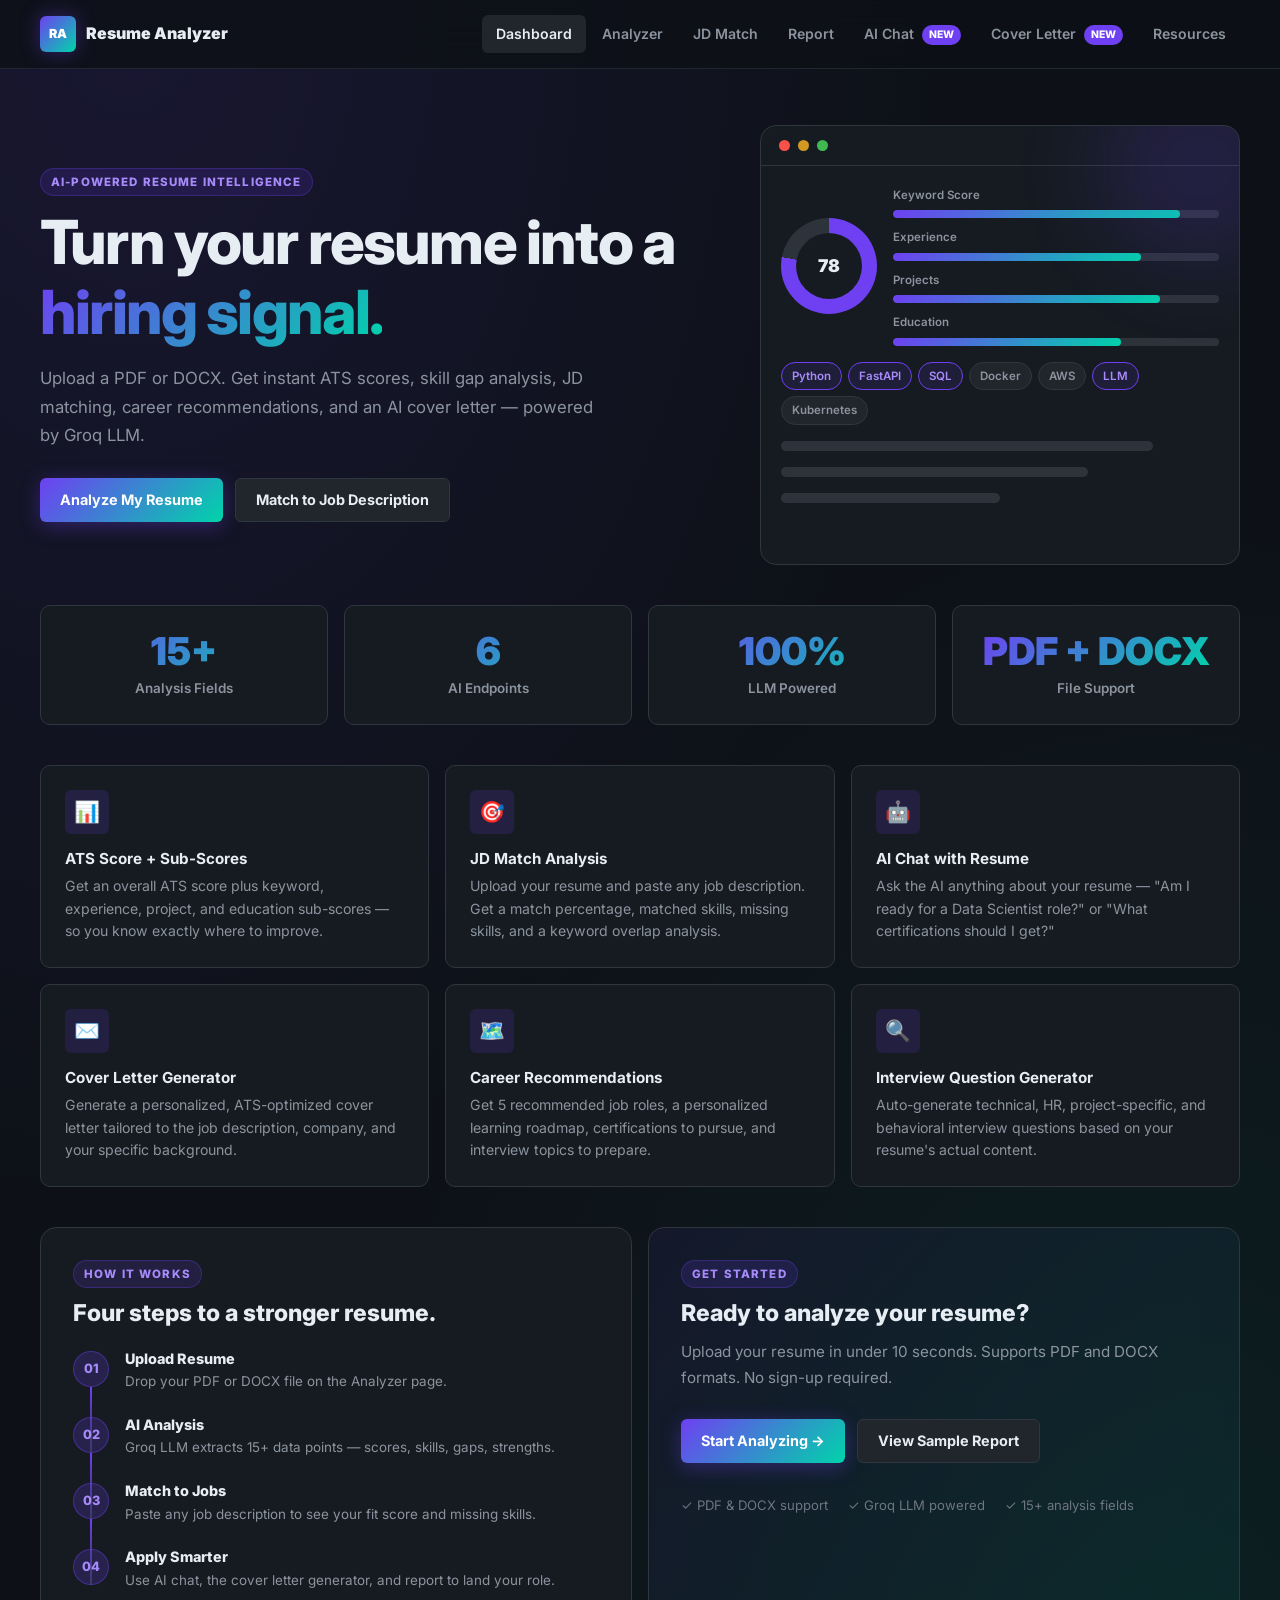
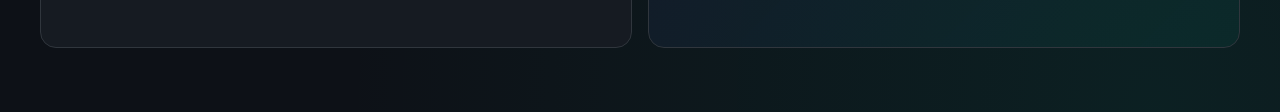
<file: templates/index.html>
<!DOCTYPE html>
<html lang="en">
<head>
  <meta charset="UTF-8" />
  <meta name="viewport" content="width=device-width, initial-scale=1.0" />
  <title>AI Resume Analyzer — ATS Scoring, Skill Gap Analysis & Career Intelligence</title>
  <meta name="description" content="Upload your resume and get instant ATS scores, skill gap analysis, career recommendations, and AI-powered improvement suggestions." />
  <link rel="stylesheet" href="/static/style.css" />
</head>
<body data-page="home">

  <header class="site-header">
    <div class="header-inner">
      <a class="brand" href="/">
        <span class="brand-mark">RA</span>
        <span>Resume Analyzer</span>
      </a>
      <nav class="nav-links" aria-label="Primary navigation">
        <a class="is-active" href="/">Dashboard</a>
        <a href="/analyzer">Analyzer</a>
        <a href="/jd-match">JD Match</a>
        <a href="/report">Report</a>
        <a href="/chat">AI Chat <span class="nav-badge">NEW</span></a>
        <a href="/cover-letter">Cover Letter <span class="nav-badge">NEW</span></a>
        <a href="/resources">Resources</a>
      </nav>
    </div>
  </header>

  <main class="app-shell">

    <!-- ── Hero ── -->
    <section class="hero fade-up">
      <div class="hero-copy">
        <span class="eyebrow">AI-Powered Resume Intelligence</span>
        <h1>Turn your resume into a<br><span class="gradient-text">hiring signal.</span></h1>
        <p class="lead">Upload a PDF or DOCX. Get instant ATS scores, skill gap analysis, JD matching, career recommendations, and an AI cover letter — powered by Groq LLM.</p>
        <div class="hero-actions">
          <a class="btn btn-primary" href="/analyzer">Analyze My Resume</a>
          <a class="btn btn-secondary" href="/jd-match">Match to Job Description</a>
        </div>
      </div>

      <aside class="hero-visual" aria-hidden="true">
        <div class="mock-topbar">
          <span class="mock-dot"></span>
          <span class="mock-dot"></span>
          <span class="mock-dot"></span>
        </div>
        <div class="mock-body">
          <div class="mock-score-row">
            <div class="mock-ring">
              <div class="mock-ring-inner">82</div>
            </div>
            <div class="mock-bars">
              <div class="mock-bar-row">
                <div class="mock-bar-label">Keyword Score</div>
                <div class="mock-bar-track"><div class="mock-bar-fill" style="width:88%"></div></div>
              </div>
              <div class="mock-bar-row">
                <div class="mock-bar-label">Experience</div>
                <div class="mock-bar-track"><div class="mock-bar-fill" style="width:76%"></div></div>
              </div>
              <div class="mock-bar-row">
                <div class="mock-bar-label">Projects</div>
                <div class="mock-bar-track"><div class="mock-bar-fill" style="width:82%"></div></div>
              </div>
              <div class="mock-bar-row">
                <div class="mock-bar-label">Education</div>
                <div class="mock-bar-track"><div class="mock-bar-fill" style="width:70%"></div></div>
              </div>
            </div>
          </div>
          <div class="mock-tags">
            <span class="mock-tag active">Python</span>
            <span class="mock-tag active">FastAPI</span>
            <span class="mock-tag active">SQL</span>
            <span class="mock-tag">Docker</span>
            <span class="mock-tag">AWS</span>
            <span class="mock-tag active">LLM</span>
            <span class="mock-tag">Kubernetes</span>
          </div>
          <div class="mock-skeleton w85"></div>
          <div class="mock-skeleton w70"></div>
          <div class="mock-skeleton w50"></div>
        </div>
      </aside>
    </section>

    <!-- ── Stats Row ── -->
    <section class="stats-row fade-up fade-up-1" aria-label="Platform statistics">
      <div class="stat-card">
        <span class="stat-number">15+</span>
        <p class="stat-label">Analysis Fields</p>
      </div>
      <div class="stat-card">
        <span class="stat-number">6</span>
        <p class="stat-label">AI Endpoints</p>
      </div>
      <div class="stat-card">
        <span class="stat-number">100%</span>
        <p class="stat-label">LLM Powered</p>
      </div>
      <div class="stat-card">
        <span class="stat-number">PDF + DOCX</span>
        <p class="stat-label">File Support</p>
      </div>
    </section>

    <!-- ── Features ── -->
    <section class="feature-grid fade-up fade-up-2" aria-label="Features">
      <article class="feature-card">
        <div class="feature-icon">📊</div>
        <h3>ATS Score + Sub-Scores</h3>
        <p>Get an overall ATS score plus keyword, experience, project, and education sub-scores — so you know exactly where to improve.</p>
      </article>
      <article class="feature-card">
        <div class="feature-icon">🎯</div>
        <h3>JD Match Analysis</h3>
        <p>Upload your resume and paste any job description. Get a match percentage, matched skills, missing skills, and a keyword overlap analysis.</p>
      </article>
      <article class="feature-card">
        <div class="feature-icon">🤖</div>
        <h3>AI Chat with Resume</h3>
        <p>Ask the AI anything about your resume — "Am I ready for a Data Scientist role?" or "What certifications should I get?"</p>
      </article>
      <article class="feature-card">
        <div class="feature-icon">✉️</div>
        <h3>Cover Letter Generator</h3>
        <p>Generate a personalized, ATS-optimized cover letter tailored to the job description, company, and your specific background.</p>
      </article>
      <article class="feature-card">
        <div class="feature-icon">🗺️</div>
        <h3>Career Recommendations</h3>
        <p>Get 5 recommended job roles, a personalized learning roadmap, certifications to pursue, and interview topics to prepare.</p>
      </article>
      <article class="feature-card">
        <div class="feature-icon">🔍</div>
        <h3>Interview Question Generator</h3>
        <p>Auto-generate technical, HR, project-specific, and behavioral interview questions based on your resume's actual content.</p>
      </article>
    </section>

    <!-- ── Workflow ── -->
    <section class="workflow-section fade-up fade-up-3">
      <div class="workflow-card">
        <span class="eyebrow">How It Works</span>
        <h2>Four steps to a stronger resume.</h2>
        <div class="timeline">
          <div class="timeline-item">
            <div class="timeline-dot">01</div>
            <div class="timeline-content">
              <h4>Upload Resume</h4>
              <p>Drop your PDF or DOCX file on the Analyzer page.</p>
            </div>
          </div>
          <div class="timeline-item">
            <div class="timeline-dot">02</div>
            <div class="timeline-content">
              <h4>AI Analysis</h4>
              <p>Groq LLM extracts 15+ data points — scores, skills, gaps, strengths.</p>
            </div>
          </div>
          <div class="timeline-item">
            <div class="timeline-dot">03</div>
            <div class="timeline-content">
              <h4>Match to Jobs</h4>
              <p>Paste any job description to see your fit score and missing skills.</p>
            </div>
          </div>
          <div class="timeline-item">
            <div class="timeline-dot">04</div>
            <div class="timeline-content">
              <h4>Apply Smarter</h4>
              <p>Use AI chat, the cover letter generator, and report to land your role.</p>
            </div>
          </div>
        </div>
      </div>

      <div class="workflow-card" style="background: linear-gradient(135deg, rgba(110,64,242,0.08), rgba(0,212,170,0.06));">
        <span class="eyebrow">Get Started</span>
        <h2>Ready to analyze your resume?</h2>
        <p style="color: var(--text-soft); font-size: 0.95rem; margin-top: 12px; line-height: 1.7;">Upload your resume in under 10 seconds. Supports PDF and DOCX formats. No sign-up required.</p>
        <div class="hero-actions" style="margin-top: 28px;">
          <a class="btn btn-primary" href="/analyzer">Start Analyzing →</a>
          <a class="btn btn-secondary" href="/report">View Sample Report</a>
        </div>
        <div style="margin-top: 32px; display: flex; gap: 20px; flex-wrap: wrap;">
          <span style="font-size: 0.82rem; color: var(--text-muted);">✓ PDF &amp; DOCX support</span>
          <span style="font-size: 0.82rem; color: var(--text-muted);">✓ Groq LLM powered</span>
          <span style="font-size: 0.82rem; color: var(--text-muted);">✓ 15+ analysis fields</span>
        </div>
      </div>
    </section>

  </main>

  <script src="/static/script.js"></script>
</body>
</html>
</file>
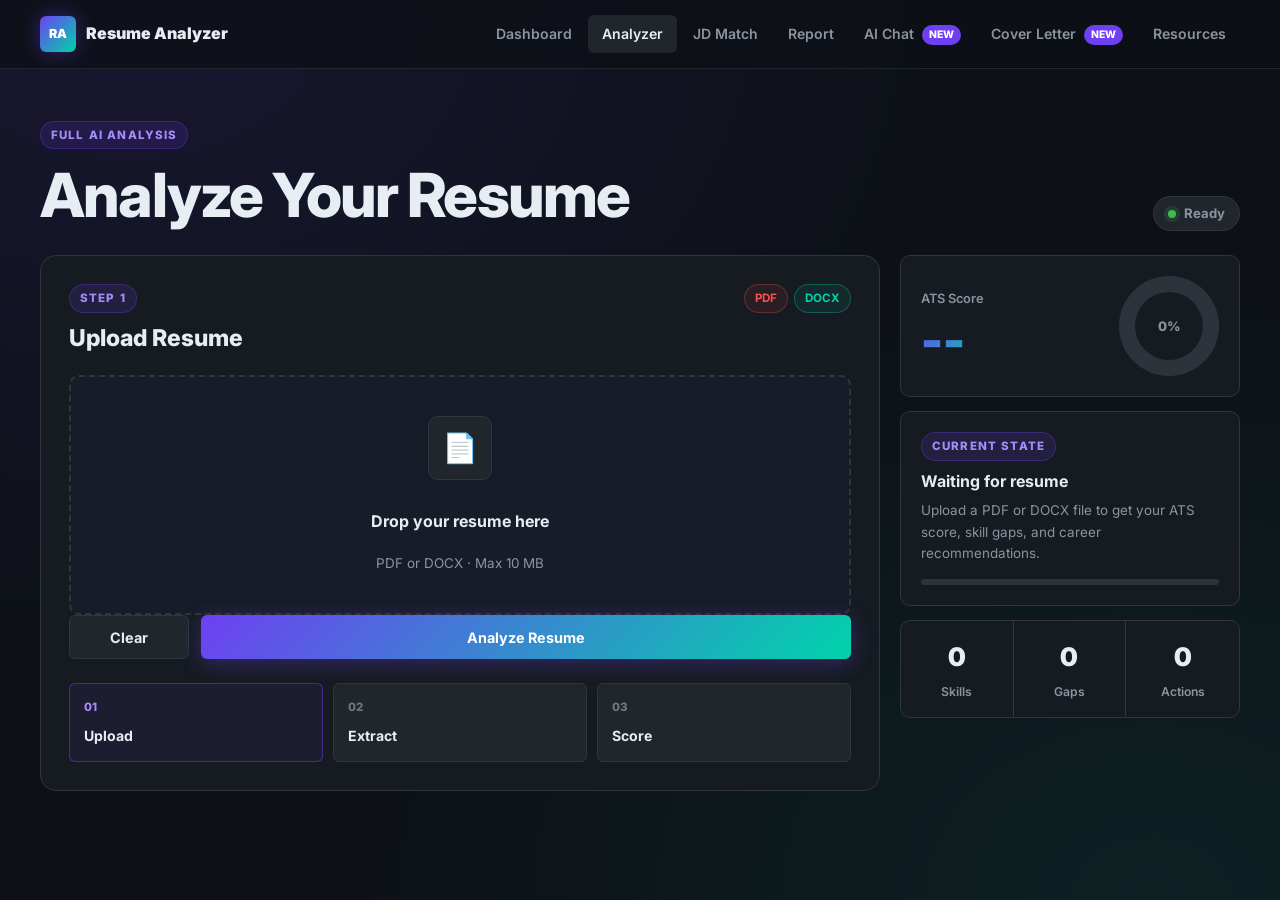
<file: templates/analyzer.html>
<!DOCTYPE html>
<html lang="en">
<head>
  <meta charset="UTF-8" />
  <meta name="viewport" content="width=device-width, initial-scale=1.0" />
  <title>Analyzer | AI Resume Analyzer</title>
  <meta name="description" content="Upload your resume and get a full AI-powered analysis including ATS score, skill gaps, and career recommendations." />
  <link rel="stylesheet" href="/static/style.css" />
</head>
<body data-page="analyzer">

  <header class="site-header">
    <div class="header-inner">
      <a class="brand" href="/">
        <span class="brand-mark">RA</span>
        <span>Resume Analyzer</span>
      </a>
      <nav class="nav-links" aria-label="Primary navigation">
        <a href="/">Dashboard</a>
        <a class="is-active" href="/analyzer">Analyzer</a>
        <a href="/jd-match">JD Match</a>
        <a href="/report">Report</a>
        <a href="/chat">AI Chat <span class="nav-badge">NEW</span></a>
        <a href="/cover-letter">Cover Letter <span class="nav-badge">NEW</span></a>
        <a href="/resources">Resources</a>
      </nav>
    </div>
  </header>

  <main class="app-shell">

    <div class="page-header">
      <div>
        <span class="eyebrow">Full AI Analysis</span>
        <h1>Analyze Your Resume</h1>
      </div>
      <div id="status-pill" class="status-pill">
        <span class="status-dot"></span>
        <span>Ready</span>
      </div>
    </div>

    <!-- ── Workspace ── -->
    <section class="workspace" aria-label="Resume analysis workspace">

      <!-- Upload Panel -->
      <section class="upload-panel" aria-labelledby="upload-heading">
        <div class="panel-title">
          <div>
            <span class="eyebrow">Step 1</span>
            <h2 id="upload-heading">Upload Resume</h2>
          </div>
          <div class="file-badge">
            <span class="badge badge-pdf">PDF</span>
            <span class="badge badge-docx">DOCX</span>
          </div>
        </div>

        <form id="upload-form" enctype="multipart/form-data">
          <label for="resume-file" class="dropzone" id="dropzone">
            <input type="file" id="resume-file" name="file" accept=".pdf,.docx,.doc" required />
            <div class="dz-icon">📄</div>
            <span class="dz-title" id="dz-title">Drop your resume here</span>
            <span class="dz-meta" id="dz-meta">PDF or DOCX · Max 10 MB</span>
          </label>

          <div class="upload-actions">
            <button id="clearBtn" class="btn btn-secondary" type="button">Clear</button>
            <button id="analyzeBtn" class="btn btn-primary" type="submit">Analyze Resume</button>
          </div>
        </form>

        <!-- Process Steps -->
        <div class="steps" aria-label="Analysis steps">
          <div class="step active" id="step-1">
            <div class="step-num">01</div>
            <div class="step-label">Upload</div>
          </div>
          <div class="step" id="step-2">
            <div class="step-num">02</div>
            <div class="step-label">Extract</div>
          </div>
          <div class="step" id="step-3">
            <div class="step-num">03</div>
            <div class="step-label">Score</div>
          </div>
        </div>
      </section>

      <!-- Insight Panel -->
      <aside class="insight-panel" aria-label="Analysis summary">
        <div class="score-card">
          <div>
            <p class="score-label">ATS Score</p>
            <div id="score-number" class="score-number">--</div>
          </div>
          <div id="score-ring" class="score-ring">
            <div id="score-ring-inner" class="score-ring-inner">0%</div>
          </div>
        </div>

        <div class="status-card">
          <p class="eyebrow" style="margin-bottom:8px">Current State</p>
          <div id="status-title" class="status-title">Waiting for resume</div>
          <p id="status-msg" class="status-msg">Upload a PDF or DOCX file to get your ATS score, skill gaps, and career recommendations.</p>
          <div class="progress-track" aria-hidden="true">
            <div id="progress-bar" class="progress-bar"></div>
          </div>
        </div>

        <div class="quick-stats" aria-label="Result totals">
          <div class="quick-stat">
            <span class="qs-num" id="skills-count">0</span>
            <p class="qs-label">Skills</p>
          </div>
          <div class="quick-stat">
            <span class="qs-num" id="gaps-count">0</span>
            <p class="qs-label">Gaps</p>
          </div>
          <div class="quick-stat">
            <span class="qs-num" id="actions-count">0</span>
            <p class="qs-label">Actions</p>
          </div>
        </div>
      </aside>
    </section>

    <!-- ── Results Section ── -->
    <section id="result-section" class="result-section" hidden aria-labelledby="results-heading">

      <div class="result-header">
        <div>
          <span class="eyebrow">Analysis Results</span>
          <h2 id="results-heading">Resume Report</h2>
        </div>
        <div class="btn-row">
          <a class="btn btn-secondary" href="/report">Open Full Report</a>
          <button id="resetViewBtn" class="btn btn-ghost" type="button">New Analysis</button>
        </div>
      </div>

      <!-- Sub-Scores -->
      <div class="sub-scores" aria-label="Sub-score breakdown">
        <div class="sub-score-card" id="sub-keyword">
          <div class="sub-score-ring">
            <div class="sub-score-inner">0</div>
          </div>
          <div class="sub-score-label">Keyword</div>
        </div>
        <div class="sub-score-card" id="sub-experience">
          <div class="sub-score-ring">
            <div class="sub-score-inner">0</div>
          </div>
          <div class="sub-score-label">Experience</div>
        </div>
        <div class="sub-score-card" id="sub-project">
          <div class="sub-score-ring">
            <div class="sub-score-inner">0</div>
          </div>
          <div class="sub-score-label">Projects</div>
        </div>
        <div class="sub-score-card" id="sub-education">
          <div class="sub-score-ring">
            <div class="sub-score-inner">0</div>
          </div>
          <div class="sub-score-label">Education</div>
        </div>
      </div>

      <div class="results-grid" style="margin-top: 20px;">

        <!-- Skills -->
        <article class="result-card green">
          <h3>Skills Identified</h3>
          <ul id="skills-list" class="tag-list" role="list"></ul>
        </article>

        <!-- Missing Skills -->
        <article class="result-card amber">
          <h3>Missing Skills</h3>
          <ul id="missing-skills-list" class="tag-list" role="list"></ul>
        </article>

        <!-- Recommended Roles -->
        <article class="result-card indigo wide">
          <h3>Recommended Job Roles</h3>
          <ul id="roles-list" class="tag-list" role="list"></ul>
        </article>

        <!-- Missing Certifications -->
        <article class="result-card amber">
          <h3>Missing Certifications</h3>
          <ul id="missing-certs-list" class="tag-list" role="list"></ul>
        </article>

        <!-- Interview Topics -->
        <article class="result-card indigo">
          <h3>Interview Topics to Prepare</h3>
          <ul id="interview-topics-list" class="tag-list" role="list"></ul>
        </article>

        <!-- Strengths -->
        <article class="result-card green">
          <h3>Strengths</h3>
          <div id="strengths-list" role="list"></div>
        </article>

        <!-- Weaknesses -->
        <article class="result-card amber">
          <h3>Weaknesses</h3>
          <div id="weaknesses-list" role="list"></div>
        </article>

        <!-- Improvements -->
        <article class="result-card wide">
          <h3>Improvement Areas</h3>
          <div id="improvements-list" role="list"></div>
        </article>

        <!-- Project Suggestions -->
        <article class="result-card wide">
          <h3>Project Suggestions</h3>
          <div id="project-suggestions-list" role="list"></div>
        </article>

        <!-- Resume Improvements -->
        <article class="result-card wide">
          <h3>Resume Improvement Suggestions</h3>
          <div id="improvement-suggestions-list" role="list"></div>
        </article>

        <!-- Career Recommendations -->
        <article class="result-card wide">
          <h3>Career Recommendations</h3>
          <div id="career-recommendations-list" role="list"></div>
        </article>

      </div>
    </section>

  </main>

  <script src="/static/script.js"></script>
</body>
</html>
</file>
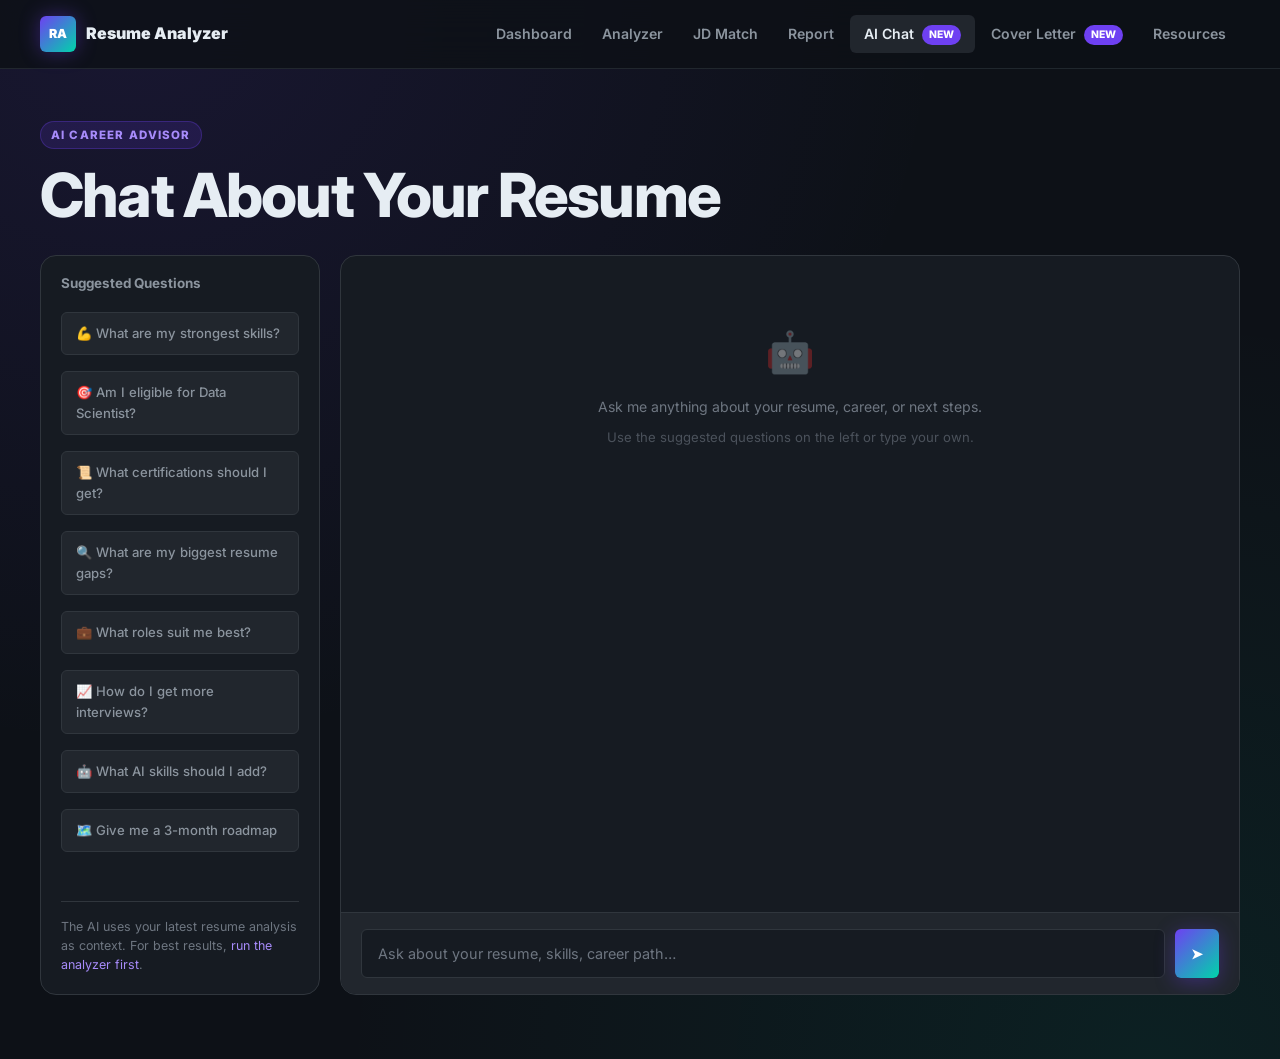
<file: templates/chat.html>
<!DOCTYPE html>
<html lang="en">
<head>
  <meta charset="UTF-8" />
  <meta name="viewport" content="width=device-width, initial-scale=1.0" />
  <title>AI Chat | AI Resume Analyzer</title>
  <meta name="description" content="Chat with AI about your resume — ask about job fit, skills, certifications, and career advice." />
  <link rel="stylesheet" href="/static/style.css" />
</head>
<body data-page="chat">

  <header class="site-header">
    <div class="header-inner">
      <a class="brand" href="/">
        <span class="brand-mark">RA</span>
        <span>Resume Analyzer</span>
      </a>
      <nav class="nav-links" aria-label="Primary navigation">
        <a href="/">Dashboard</a>
        <a href="/analyzer">Analyzer</a>
        <a href="/jd-match">JD Match</a>
        <a href="/report">Report</a>
        <a class="is-active" href="/chat">AI Chat <span class="nav-badge">NEW</span></a>
        <a href="/cover-letter">Cover Letter <span class="nav-badge">NEW</span></a>
        <a href="/resources">Resources</a>
      </nav>
    </div>
  </header>

  <main class="app-shell">

    <div class="page-header">
      <div>
        <span class="eyebrow">AI Career Advisor</span>
        <h1>Chat About Your Resume</h1>
      </div>
    </div>

    <!-- Warning if no analysis done yet -->
    <div id="upload-warn" style="display:none; padding: 14px 18px; border-radius: 8px; border: 1px solid rgba(210,153,34,0.35); background: rgba(210,153,34,0.08); color: var(--amber); font-size: 0.88rem; margin-bottom: 16px;">
      ⚠️ No resume analyzed yet. <a href="/analyzer" style="color: inherit; text-decoration: underline;">Analyze your resume first</a> for best results. The AI will use your stored analysis data.
    </div>

    <div class="chat-layout">

      <!-- Sidebar: Suggested Questions -->
      <aside class="chat-sidebar" aria-label="Suggested questions">
        <h3>Suggested Questions</h3>

        <button class="suggested-btn" data-q="What are my strongest technical skills based on my resume?">
          💪 What are my strongest skills?
        </button>
        <button class="suggested-btn" data-q="Am I eligible for a Data Scientist role based on my resume?">
          🎯 Am I eligible for Data Scientist?
        </button>
        <button class="suggested-btn" data-q="What certifications should I pursue to improve my profile?">
          📜 What certifications should I get?
        </button>
        <button class="suggested-btn" data-q="What are the biggest gaps in my resume?">
          🔍 What are my biggest resume gaps?
        </button>
        <button class="suggested-btn" data-q="What job roles am I most suited for right now?">
          💼 What roles suit me best?
        </button>
        <button class="suggested-btn" data-q="How can I improve my resume to get more interview calls?">
          📈 How do I get more interviews?
        </button>
        <button class="suggested-btn" data-q="What machine learning or AI skills should I add to my resume?">
          🤖 What AI skills should I add?
        </button>
        <button class="suggested-btn" data-q="Give me a 3-month learning roadmap based on my resume gaps.">
          🗺️ Give me a 3-month roadmap
        </button>

        <div style="margin-top: auto; padding-top: 16px; border-top: 1px solid var(--line);">
          <p style="font-size: 0.78rem; color: var(--text-muted); line-height: 1.5;">
            The AI uses your latest resume analysis as context. For best results, <a href="/analyzer" style="color: #a78bfa;">run the analyzer first</a>.
          </p>
        </div>
      </aside>

      <!-- Chat Main -->
      <div class="chat-main">
        <div id="chat-messages" class="chat-messages">
          <div class="bubble-empty">
            <div style="font-size: 2.5rem; margin-bottom: 12px; opacity: 0.4;">🤖</div>
            <p>Ask me anything about your resume, career, or next steps.</p>
            <p style="margin-top: 8px; font-size: 0.82rem; opacity: 0.6;">Use the suggested questions on the left or type your own.</p>
          </div>
        </div>

        <div class="chat-input-row">
          <input
            id="chat-input"
            class="chat-input"
            type="text"
            placeholder="Ask about your resume, skills, career path…"
            autocomplete="off"
            maxlength="500"
          />
          <button id="send-btn" class="btn btn-primary btn-icon" type="button" aria-label="Send message">
            ➤
          </button>
        </div>
      </div>

    </div>

  </main>

  <script src="/static/script.js"></script>
</body>
</html>
</file>
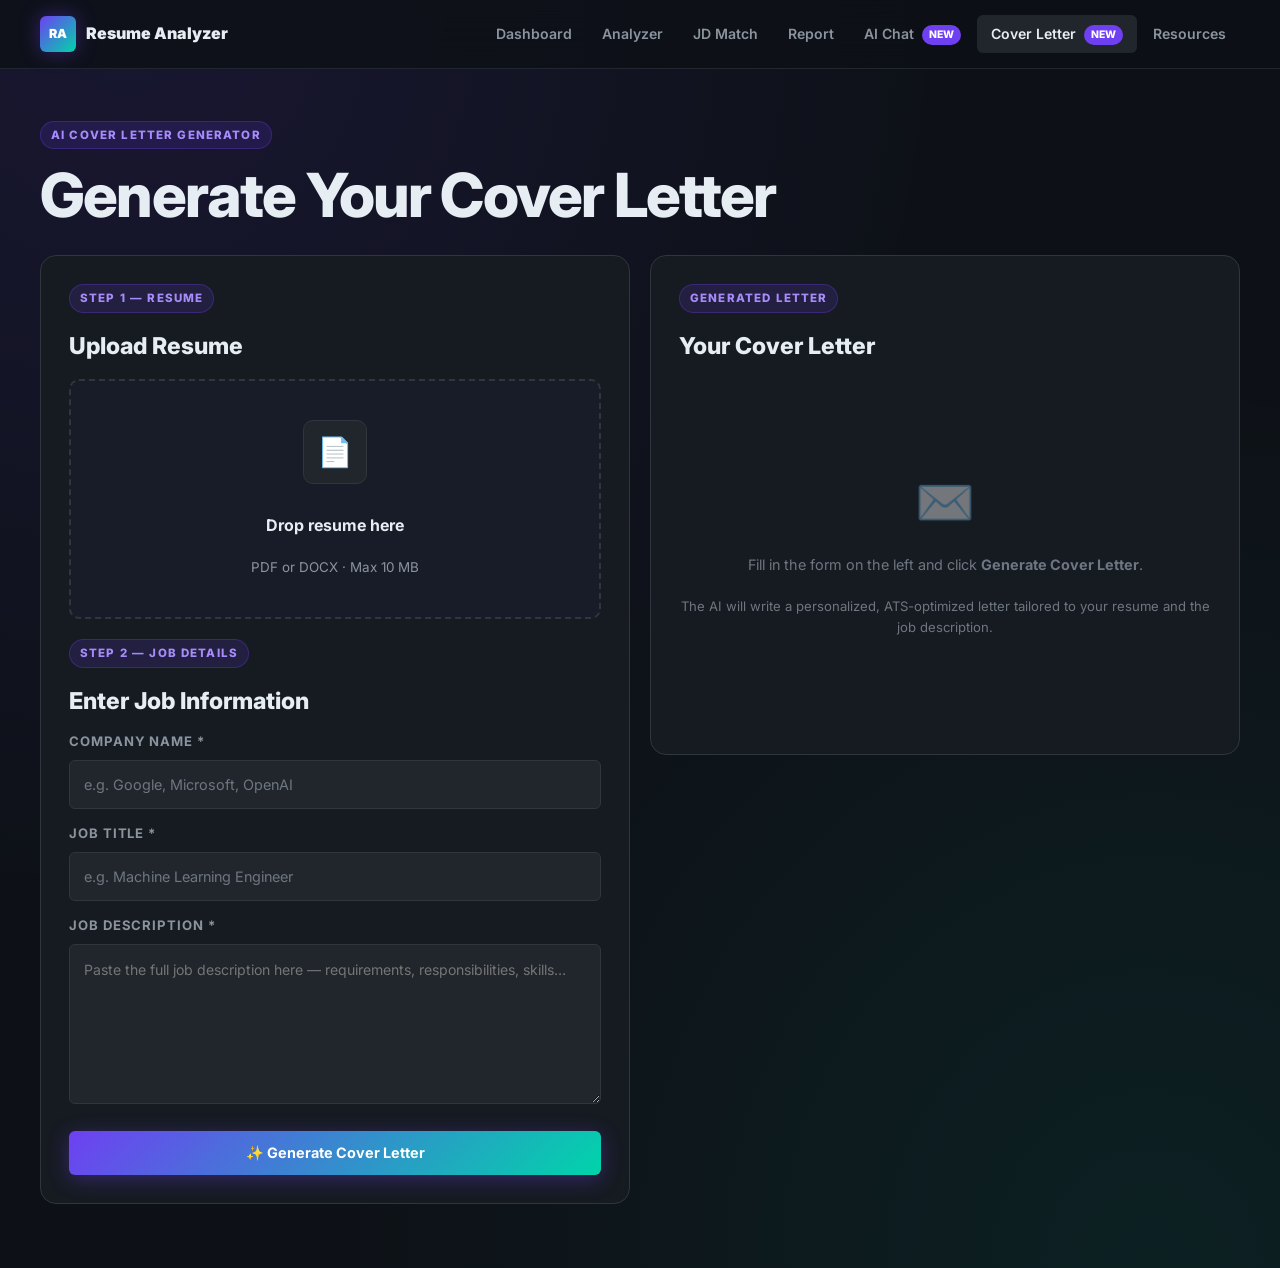
<file: templates/cover-letter.html>
<!DOCTYPE html>
<html lang="en">
<head>
  <meta charset="UTF-8" />
  <meta name="viewport" content="width=device-width, initial-scale=1.0" />
  <title>Cover Letter Generator | AI Resume Analyzer</title>
  <meta name="description" content="Generate a personalized, ATS-optimized cover letter from your resume and job description using AI." />
  <link rel="stylesheet" href="/static/style.css" />
</head>
<body data-page="cover-letter">

  <header class="site-header">
    <div class="header-inner">
      <a class="brand" href="/">
        <span class="brand-mark">RA</span>
        <span>Resume Analyzer</span>
      </a>
      <nav class="nav-links" aria-label="Primary navigation">
        <a href="/">Dashboard</a>
        <a href="/analyzer">Analyzer</a>
        <a href="/jd-match">JD Match</a>
        <a href="/report">Report</a>
        <a href="/chat">AI Chat <span class="nav-badge">NEW</span></a>
        <a class="is-active" href="/cover-letter">Cover Letter <span class="nav-badge">NEW</span></a>
        <a href="/resources">Resources</a>
      </nav>
    </div>
  </header>

  <main class="app-shell">

    <div class="page-header">
      <div>
        <span class="eyebrow">AI Cover Letter Generator</span>
        <h1>Generate Your Cover Letter</h1>
      </div>
    </div>

    <form id="cl-form" enctype="multipart/form-data">
      <div class="cl-layout">

        <!-- Left: Inputs -->
        <div class="cl-input-panel">
          <div>
            <span class="eyebrow">Step 1 — Resume</span>
            <h2 style="margin-top: 8px;">Upload Resume</h2>
          </div>

          <label for="cl-resume-file" class="dropzone" id="cl-dropzone">
            <input type="file" id="cl-resume-file" name="file" accept=".pdf,.docx,.doc" required />
            <div class="dz-icon">📄</div>
            <span class="dz-title">Drop resume here</span>
            <span class="dz-meta">PDF or DOCX · Max 10 MB</span>
          </label>

          <div>
            <span class="eyebrow">Step 2 — Job Details</span>
            <h2 style="margin: 8px 0 16px;">Enter Job Information</h2>

            <div style="display: grid; gap: 14px;">
              <div>
                <label class="field-label" for="cl-company">Company Name *</label>
                <input
                  type="text"
                  id="cl-company"
                  name="company_name"
                  class="text-input"
                  placeholder="e.g. Google, Microsoft, OpenAI"
                  required
                />
              </div>
              <div>
                <label class="field-label" for="cl-title">Job Title *</label>
                <input
                  type="text"
                  id="cl-title"
                  name="job_title"
                  class="text-input"
                  placeholder="e.g. Machine Learning Engineer"
                  required
                />
              </div>
              <div>
                <label class="field-label" for="cl-jd">Job Description *</label>
                <textarea
                  id="cl-jd"
                  name="job_description"
                  class="jd-textarea"
                  placeholder="Paste the full job description here — requirements, responsibilities, skills…"
                  style="min-height: 160px;"
                  required
                ></textarea>
              </div>
            </div>
          </div>

          <button id="cl-submit-btn" class="btn btn-primary btn-full" type="submit">
            ✨ Generate Cover Letter
          </button>
        </div>

        <!-- Right: Output -->
        <div class="cl-output-panel" id="cl-output">
          <div style="display: flex; align-items: center; justify-content: space-between; gap: 12px;">
            <div>
              <span class="eyebrow">Generated Letter</span>
              <h2 style="margin-top: 8px;">Your Cover Letter</h2>
            </div>
            <div id="cl-actions" class="cl-actions" style="display: none;">
              <button id="cl-copy-btn" class="btn btn-secondary btn-sm" type="button">📋 Copy</button>
              <button id="cl-download-btn" class="btn btn-ghost btn-sm" type="button">⬇ Download</button>
            </div>
          </div>

          <!-- Placeholder -->
          <div id="cl-placeholder" class="cl-placeholder">
            <div class="cl-placeholder-icon">✉️</div>
            <p>Fill in the form on the left and click <strong>Generate Cover Letter</strong>.</p>
            <p style="font-size: 0.82rem; color: var(--text-muted); margin-top: 8px;">The AI will write a personalized, ATS-optimized letter tailored to your resume and the job description.</p>
          </div>

          <!-- Letter output -->
          <div id="cl-letter-card" class="cl-letter-card" hidden></div>
        </div>

      </div>
    </form>

  </main>

  <script>
    // Show cl-actions when letter is rendered
    const observer = new MutationObserver(() => {
      const card    = document.getElementById("cl-letter-card");
      const actions = document.getElementById("cl-actions");
      if (card && !card.hidden && actions) actions.style.display = "flex";
    });
    const card = document.getElementById("cl-letter-card");
    if (card) observer.observe(card, { attributes: true });
  </script>
  <script src="/static/script.js"></script>
</body>
</html>
</file>
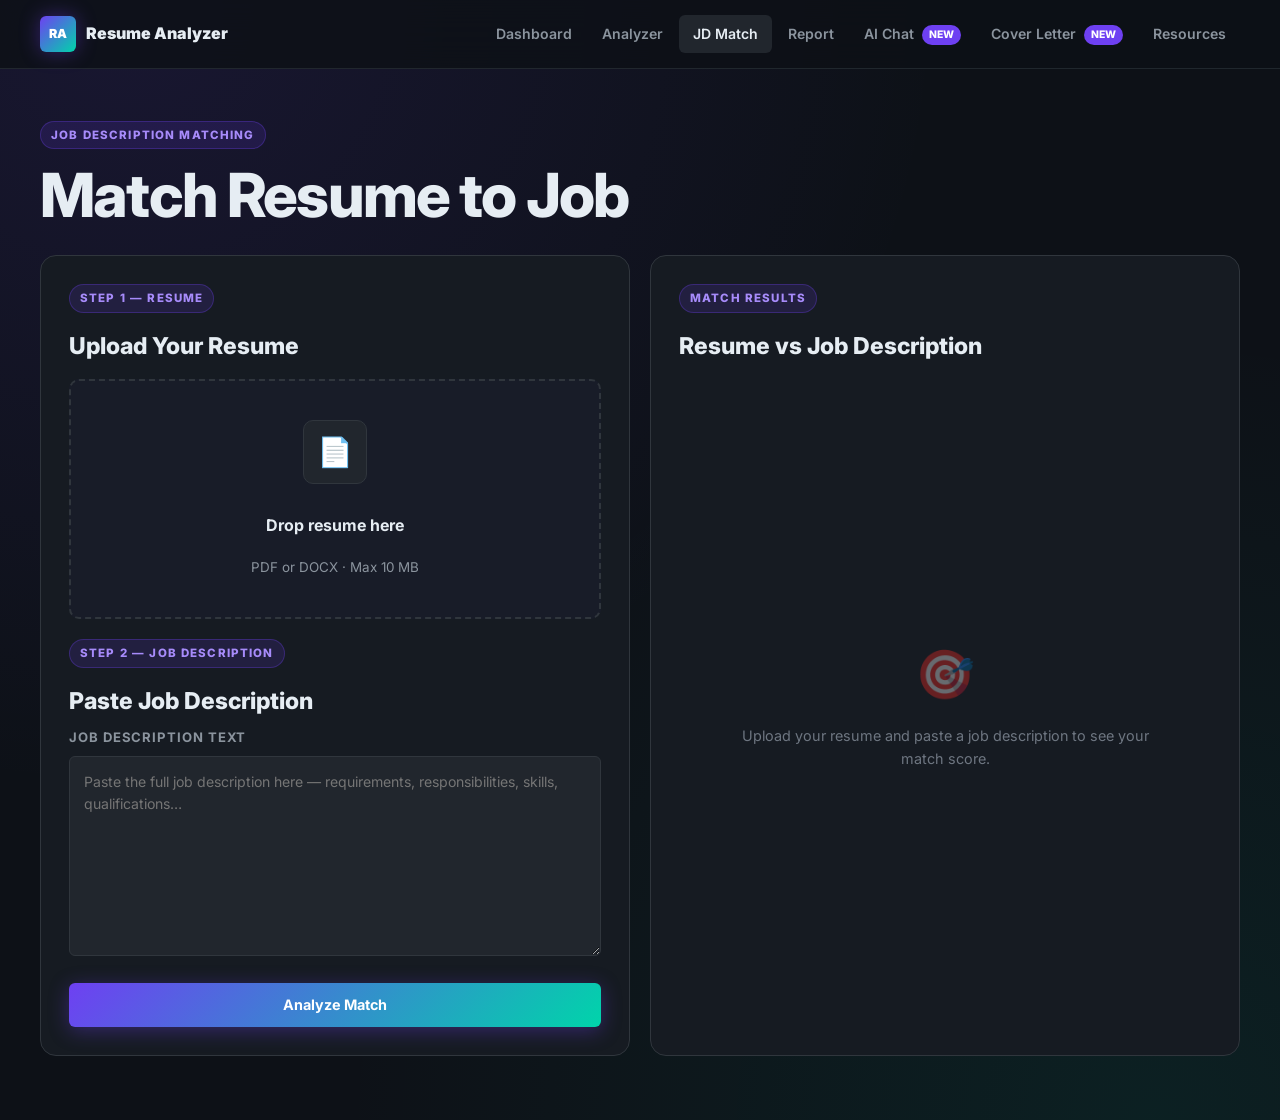
<file: templates/jd-match.html>
<!DOCTYPE html>
<html lang="en">
<head>
  <meta charset="UTF-8" />
  <meta name="viewport" content="width=device-width, initial-scale=1.0" />
  <title>JD Match | AI Resume Analyzer</title>
  <meta name="description" content="Compare your resume against any job description and get a match percentage, matched skills, and missing skills." />
  <link rel="stylesheet" href="/static/style.css" />
</head>
<body data-page="jd-match">

  <header class="site-header">
    <div class="header-inner">
      <a class="brand" href="/">
        <span class="brand-mark">RA</span>
        <span>Resume Analyzer</span>
      </a>
      <nav class="nav-links" aria-label="Primary navigation">
        <a href="/">Dashboard</a>
        <a href="/analyzer">Analyzer</a>
        <a class="is-active" href="/jd-match">JD Match</a>
        <a href="/report">Report</a>
        <a href="/chat">AI Chat <span class="nav-badge">NEW</span></a>
        <a href="/cover-letter">Cover Letter <span class="nav-badge">NEW</span></a>
        <a href="/resources">Resources</a>
      </nav>
    </div>
  </header>

  <main class="app-shell">

    <div class="page-header">
      <div>
        <span class="eyebrow">Job Description Matching</span>
        <h1>Match Resume to Job</h1>
      </div>
    </div>

    <form id="jd-form" enctype="multipart/form-data">
      <div class="jd-workspace">

        <!-- Left: Inputs -->
        <div class="jd-input-panel">
          <div>
            <span class="eyebrow">Step 1 — Resume</span>
            <h2 style="margin-top: 8px;">Upload Your Resume</h2>
          </div>

          <label for="jd-resume-file" class="dropzone" id="jd-dropzone">
            <input type="file" id="jd-resume-file" name="file" accept=".pdf,.docx,.doc" required />
            <div class="dz-icon">📄</div>
            <span class="dz-title">Drop resume here</span>
            <span class="dz-meta">PDF or DOCX · Max 10 MB</span>
          </label>

          <div>
            <span class="eyebrow">Step 2 — Job Description</span>
            <h2 style="margin: 8px 0 12px;">Paste Job Description</h2>
            <label class="field-label" for="jd-text">Job Description Text</label>
            <textarea
              id="jd-text"
              name="job_description"
              class="jd-textarea"
              placeholder="Paste the full job description here — requirements, responsibilities, skills, qualifications…"
              required
            ></textarea>
          </div>

          <button id="jd-submit-btn" class="btn btn-primary btn-full" type="submit">
            Analyze Match
          </button>
        </div>

        <!-- Right: Results -->
        <div class="jd-result-panel">
          <div>
            <span class="eyebrow">Match Results</span>
            <h2 style="margin-top: 8px;">Resume vs Job Description</h2>
          </div>

          <!-- Placeholder -->
          <div id="jd-placeholder" style="flex:1; display:flex; flex-direction:column; align-items:center; justify-content:center; text-align:center; color:var(--text-muted); gap:12px; padding: 40px;">
            <div style="font-size: 3rem; opacity: 0.35;">🎯</div>
            <p style="font-size: 0.9rem;">Upload your resume and paste a job description to see your match score.</p>
          </div>

          <!-- Results (hidden until analysis) -->
          <div id="jd-result-section" hidden>

            <!-- Match Ring -->
            <div class="match-ring-wrap">
              <div id="match-ring" class="match-ring">
                <div class="match-ring-inner">
                  <div id="match-pct" class="match-pct">0</div>
                  <div class="match-pct-label">% Match</div>
                </div>
              </div>
              <div class="match-meta">
                <p><strong id="match-verdict">—</strong></p>
                <p style="font-size: 0.84rem; color: var(--text-muted); margin-top: 4px;">Overall compatibility score based on skills, keywords, and experience fit.</p>
              </div>
            </div>

            <!-- Skills Comparison -->
            <div class="results-grid" style="margin-top: 20px;">
              <article class="result-card green">
                <h3>Matched Skills</h3>
                <ul id="matched-skills-list" class="tag-list"></ul>
              </article>
              <article class="result-card amber">
                <h3>Missing Skills</h3>
                <ul id="missing-skills-jd" class="tag-list"></ul>
              </article>
              <article class="result-card wide indigo">
                <h3>Keyword Overlap</h3>
                <ul id="keyword-overlap-list" class="tag-list"></ul>
              </article>
            </div>

            <!-- Written assessments -->
            <div class="results-grid" style="margin-top: 16px;">
              <article class="result-card">
                <h3>Experience Fit</h3>
                <p id="experience-fit" style="font-size:0.9rem; color:var(--text-soft); line-height:1.6;"></p>
              </article>
              <article class="result-card">
                <h3>Overall Assessment</h3>
                <p id="overall-assessment" style="font-size:0.9rem; color:var(--text-soft); line-height:1.6;"></p>
              </article>
            </div>

            <!-- Action row -->
            <div style="display: flex; gap: 12px; flex-wrap: wrap; margin-top: 16px;">
              <a class="btn btn-secondary btn-sm" href="/cover-letter">Generate Cover Letter →</a>
              <a class="btn btn-ghost btn-sm" href="/analyzer">Full Resume Analysis</a>
            </div>

          </div>
        </div>

      </div>
    </form>

  </main>

  <script src="/static/script.js"></script>
</body>
</html>
</file>
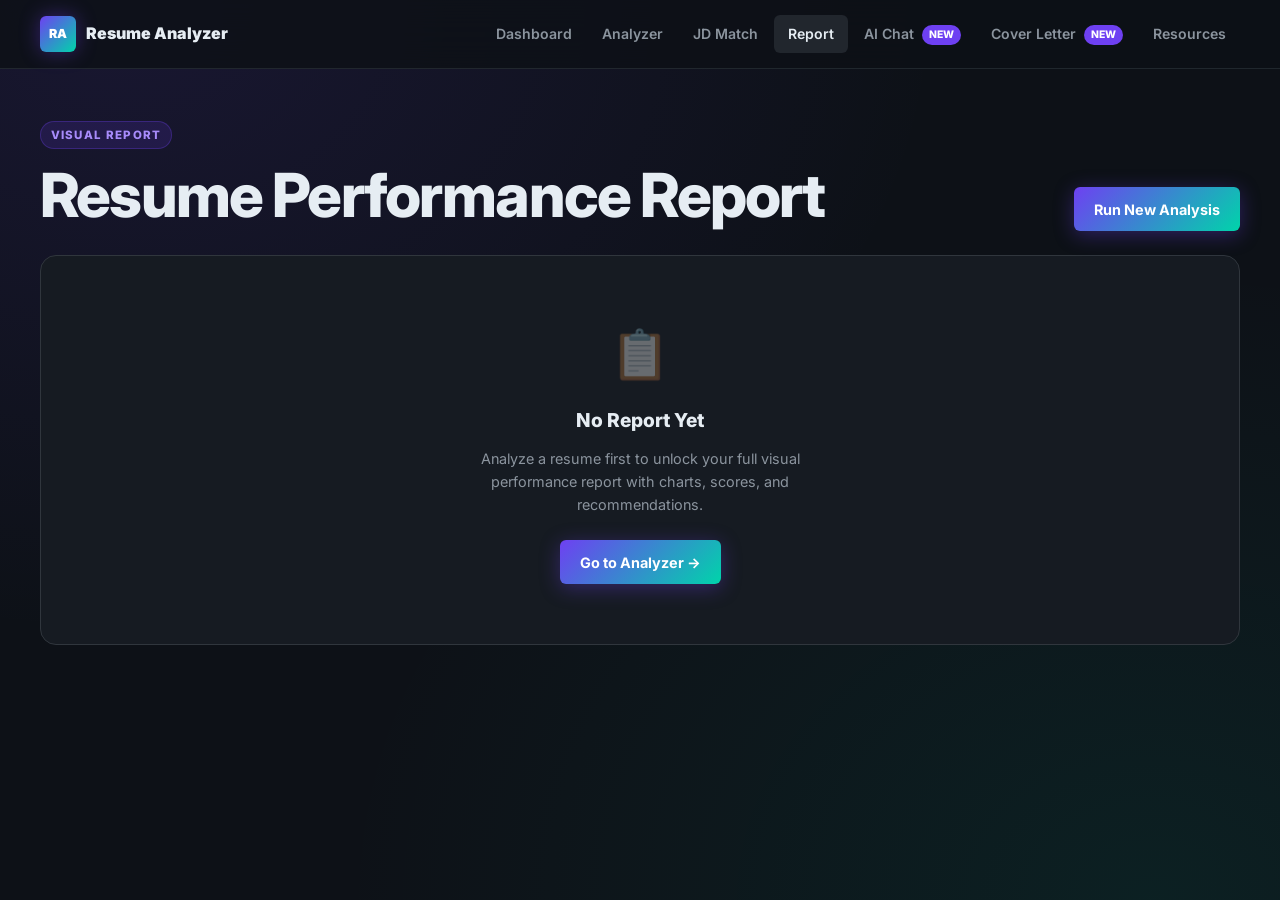
<file: templates/report.html>
<!DOCTYPE html>
<html lang="en">
<head>
  <meta charset="UTF-8" />
  <meta name="viewport" content="width=device-width, initial-scale=1.0" />
  <title>Report | AI Resume Analyzer</title>
  <meta name="description" content="Full visual report of your AI resume analysis — ATS score, skill coverage, bar charts, and recommendations." />
  <link rel="stylesheet" href="/static/style.css" />
</head>
<body data-page="report">

  <header class="site-header">
    <div class="header-inner">
      <a class="brand" href="/">
        <span class="brand-mark">RA</span>
        <span>Resume Analyzer</span>
      </a>
      <nav class="nav-links" aria-label="Primary navigation">
        <a href="/">Dashboard</a>
        <a href="/analyzer">Analyzer</a>
        <a href="/jd-match">JD Match</a>
        <a class="is-active" href="/report">Report</a>
        <a href="/chat">AI Chat <span class="nav-badge">NEW</span></a>
        <a href="/cover-letter">Cover Letter <span class="nav-badge">NEW</span></a>
        <a href="/resources">Resources</a>
      </nav>
    </div>
  </header>

  <main class="app-shell">

    <div class="page-header">
      <div>
        <span class="eyebrow">Visual Report</span>
        <h1>Resume Performance Report</h1>
      </div>
      <a class="btn btn-primary" href="/analyzer">Run New Analysis</a>
    </div>

    <!-- Empty State -->
    <section id="report-empty" class="empty-state" hidden>
      <div class="empty-icon">📋</div>
      <h2>No Report Yet</h2>
      <p>Analyze a resume first to unlock your full visual performance report with charts, scores, and recommendations.</p>
      <a class="btn btn-primary" href="/analyzer" style="margin-top: 8px;">Go to Analyzer →</a>
    </section>

    <!-- Report Content -->
    <section id="report-content" class="report-layout" hidden>

      <!-- Hero: Big ring + readiness bars -->
      <div class="report-hero">
        <div class="report-score-panel">
          <div id="big-ring" class="big-ring">
            <div class="big-ring-inner">
              <div id="big-score" class="big-score">0</div>
              <div class="big-score-label">ATS Score</div>
            </div>
          </div>
        </div>

        <div class="report-summary-panel">
          <span class="eyebrow">Hiring Readiness</span>
          <h2 id="report-verdict" class="report-verdict" style="margin-top: 10px;">Report Ready</h2>
          <p id="report-summary-text" class="report-verdict-text">Review the visual breakdown below.</p>
          <div id="readiness-bars" class="readiness-bars"></div>
        </div>
      </div>

      <!-- Charts -->
      <div class="chart-grid">
        <article class="chart-card">
          <h2>Profile Balance</h2>
          <div id="profile-chart" class="bar-chart"></div>
        </article>

        <article class="chart-card">
          <h2>Skill Coverage</h2>
          <div class="donut-wrap">
            <div id="skills-donut" class="donut">
              <div id="skills-donut-inner" class="donut-inner">0%</div>
            </div>
            <div class="donut-meta">
              <strong id="skills-ratio">0 / 0</strong>
              <p>identified vs missing skills</p>
            </div>
          </div>
        </article>
      </div>

      <!-- Results Grid -->
      <div class="results-grid">

        <article class="result-card green">
          <h3>Skills Identified</h3>
          <ul id="report-skills-list" class="tag-list"></ul>
        </article>

        <article class="result-card amber">
          <h3>Missing Skills</h3>
          <ul id="report-missing-skills-list" class="tag-list"></ul>
        </article>

        <article class="result-card indigo wide">
          <h3>Recommended Job Roles</h3>
          <ul id="report-roles-list" class="tag-list"></ul>
        </article>

        <article class="result-card green">
          <h3>Strengths</h3>
          <div id="report-strengths-list"></div>
        </article>

        <article class="result-card amber">
          <h3>Weaknesses</h3>
          <div id="report-weaknesses-list"></div>
        </article>

        <article class="result-card wide">
          <h3>Improvement Areas</h3>
          <div id="report-improvements-list"></div>
        </article>

        <article class="result-card wide">
          <h3>Interview Topics</h3>
          <div id="report-interview-topics-list"></div>
        </article>

        <article class="result-card wide">
          <h3>Project Suggestions</h3>
          <div id="report-project-suggestions-list"></div>
        </article>

        <article class="result-card wide">
          <h3>Resume Improvement Suggestions</h3>
          <div id="report-improvement-suggestions-list"></div>
        </article>

        <article class="result-card wide">
          <h3>Career Recommendations</h3>
          <div id="report-career-recommendations-list"></div>
        </article>

      </div>

    </section>

  </main>

  <script src="/static/script.js"></script>
</body>
</html>
</file>
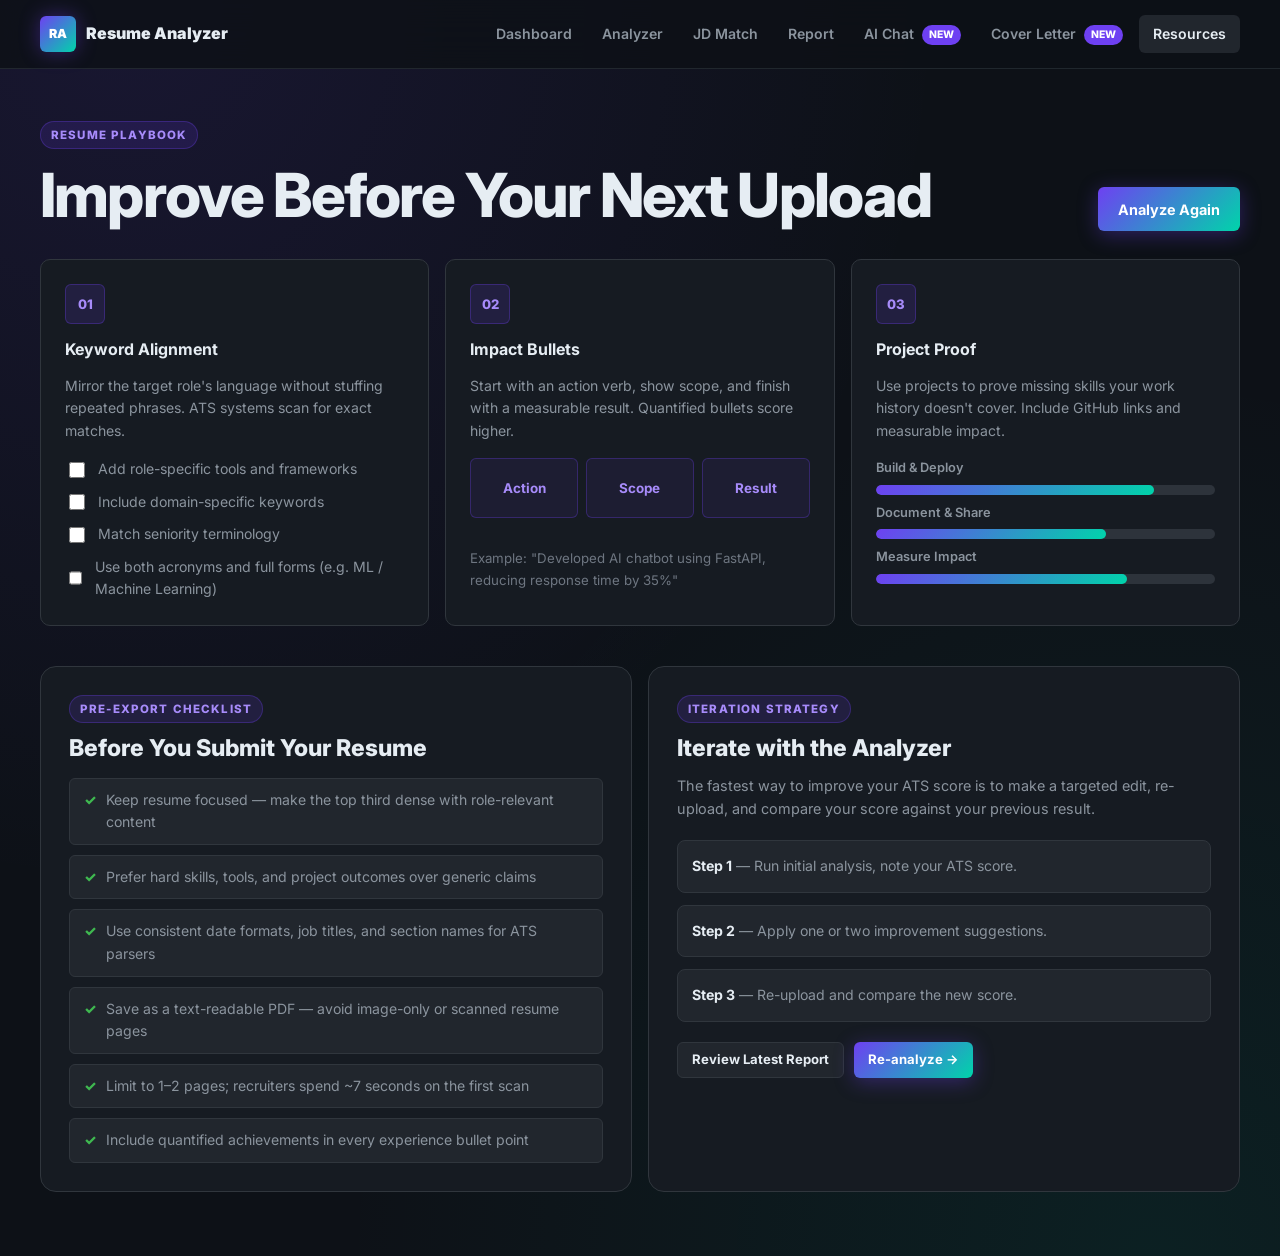
<file: templates/resources.html>
<!DOCTYPE html>
<html lang="en">
<head>
  <meta charset="UTF-8" />
  <meta name="viewport" content="width=device-width, initial-scale=1.0" />
  <title>Resources | AI Resume Analyzer</title>
  <meta name="description" content="Resume improvement guides, checklists, and ATS optimization tips to boost your score before re-uploading." />
  <link rel="stylesheet" href="/static/style.css" />
</head>
<body data-page="resources">

  <header class="site-header">
    <div class="header-inner">
      <a class="brand" href="/">
        <span class="brand-mark">RA</span>
        <span>Resume Analyzer</span>
      </a>
      <nav class="nav-links" aria-label="Primary navigation">
        <a href="/">Dashboard</a>
        <a href="/analyzer">Analyzer</a>
        <a href="/jd-match">JD Match</a>
        <a href="/report">Report</a>
        <a href="/chat">AI Chat <span class="nav-badge">NEW</span></a>
        <a href="/cover-letter">Cover Letter <span class="nav-badge">NEW</span></a>
        <a class="is-active" href="/resources">Resources</a>
      </nav>
    </div>
  </header>

  <main class="app-shell">

    <div class="page-header">
      <div>
        <span class="eyebrow">Resume Playbook</span>
        <h1>Improve Before Your Next Upload</h1>
      </div>
      <a class="btn btn-primary" href="/analyzer">Analyze Again</a>
    </div>

    <!-- Resource Cards -->
    <div class="resource-grid">
      <article class="resource-card">
        <span class="resource-num">01</span>
        <h3>Keyword Alignment</h3>
        <p>Mirror the target role's language without stuffing repeated phrases. ATS systems scan for exact matches.</p>
        <div class="checklist">
          <label><input type="checkbox" id="kw1"> Add role-specific tools and frameworks</label>
          <label><input type="checkbox" id="kw2"> Include domain-specific keywords</label>
          <label><input type="checkbox" id="kw3"> Match seniority terminology</label>
          <label><input type="checkbox" id="kw4"> Use both acronyms and full forms (e.g. ML / Machine Learning)</label>
        </div>
      </article>

      <article class="resource-card">
        <span class="resource-num">02</span>
        <h3>Impact Bullets</h3>
        <p>Start with an action verb, show scope, and finish with a measurable result. Quantified bullets score higher.</p>
        <div class="formula-card">
          <span>Action</span>
          <span>Scope</span>
          <span>Result</span>
        </div>
        <p style="margin-top: 14px; font-size: 0.83rem; color: var(--text-muted);">
          Example: "Developed AI chatbot using FastAPI, reducing response time by 35%"
        </p>
      </article>

      <article class="resource-card">
        <span class="resource-num">03</span>
        <h3>Project Proof</h3>
        <p>Use projects to prove missing skills your work history doesn't cover. Include GitHub links and measurable impact.</p>
        <div class="stack-meter">
          <div class="meter-item">
            <span class="meter-label">Build &amp; Deploy</span>
            <div class="meter-track"><div class="meter-fill" style="width:0%" data-w="82%"></div></div>
          </div>
          <div class="meter-item">
            <span class="meter-label">Document &amp; Share</span>
            <div class="meter-track"><div class="meter-fill" style="width:0%" data-w="68%"></div></div>
          </div>
          <div class="meter-item">
            <span class="meter-label">Measure Impact</span>
            <div class="meter-track"><div class="meter-fill" style="width:0%" data-w="74%"></div></div>
          </div>
        </div>
      </article>
    </div>

    <!-- Two Panel Section -->
    <div class="two-panel">
      <div class="panel-card">
        <span class="eyebrow">Pre-Export Checklist</span>
        <h2>Before You Submit Your Resume</h2>
        <ul class="checklist-ul" style="margin-top: 16px;">
          <li>Keep resume focused — make the top third dense with role-relevant content</li>
          <li>Prefer hard skills, tools, and project outcomes over generic claims</li>
          <li>Use consistent date formats, job titles, and section names for ATS parsers</li>
          <li>Save as a text-readable PDF — avoid image-only or scanned resume pages</li>
          <li>Limit to 1–2 pages; recruiters spend ~7 seconds on the first scan</li>
          <li>Include quantified achievements in every experience bullet point</li>
        </ul>
      </div>

      <div class="panel-card">
        <span class="eyebrow">Iteration Strategy</span>
        <h2>Iterate with the Analyzer</h2>
        <p>The fastest way to improve your ATS score is to make a targeted edit, re-upload, and compare your score against your previous result.</p>
        <div style="margin-top: 20px; display: grid; gap: 12px;">
          <div style="padding: 14px; border-radius: 8px; border: 1px solid var(--line); background: var(--surface-2); font-size: 0.88rem; color: var(--text-soft);">
            <strong style="color: var(--text);">Step 1</strong> — Run initial analysis, note your ATS score.
          </div>
          <div style="padding: 14px; border-radius: 8px; border: 1px solid var(--line); background: var(--surface-2); font-size: 0.88rem; color: var(--text-soft);">
            <strong style="color: var(--text);">Step 2</strong> — Apply one or two improvement suggestions.
          </div>
          <div style="padding: 14px; border-radius: 8px; border: 1px solid var(--line); background: var(--surface-2); font-size: 0.88rem; color: var(--text-soft);">
            <strong style="color: var(--text);">Step 3</strong> — Re-upload and compare the new score.
          </div>
        </div>
        <div style="display: flex; gap: 10px; margin-top: 20px; flex-wrap: wrap;">
          <a class="btn btn-secondary btn-sm" href="/report">Review Latest Report</a>
          <a class="btn btn-primary btn-sm" href="/analyzer">Re-analyze →</a>
        </div>
      </div>
    </div>

  </main>

  <script src="/static/script.js"></script>
</body>
</html>
</file>
<file: static/style.css>
/* ═══════════════════════════════════════════════════════════════
   Advanced AI Resume Analyzer — Premium Dark Mode Design System
   ═══════════════════════════════════════════════════════════════ */

@import url('https://fonts.googleapis.com/css2?family=Inter:wght@400;500;600;700;800;900&display=swap');

/* ── Design Tokens ──────────────────────────────────────────── */
:root {
  /* Surfaces */
  --bg:          #0d1117;
  --surface-0:   #0d1117;
  --surface-1:   #161b22;
  --surface-2:   #21262d;
  --surface-3:   #2d333b;

  /* Text */
  --text:        #e6edf3;
  --text-soft:   #8b949e;
  --text-muted:  #6e7681;

  /* Borders */
  --line:        #30363d;
  --line-soft:   #21262d;

  /* Brand Gradient */
  --indigo:      #6e40f2;
  --indigo-dark: #5835cc;
  --cyan:        #00d4aa;
  --purple:      #9b59f0;

  /* Semantic */
  --green:       #3fb950;
  --green-glow:  rgba(63,185,80,0.15);
  --amber:       #d29922;
  --amber-glow:  rgba(210,153,34,0.12);
  --red:         #f85149;
  --red-glow:    rgba(248,81,73,0.12);

  /* Gradients */
  --grad-brand:  linear-gradient(135deg, #6e40f2, #00d4aa);
  --grad-glow:   linear-gradient(135deg, rgba(110,64,242,0.2), rgba(0,212,170,0.2));
  --grad-surface:linear-gradient(180deg, rgba(33,38,45,0.9), rgba(22,27,34,0.95));

  /* Effects */
  --shadow-sm:   0 1px 3px rgba(0,0,0,0.5);
  --shadow-md:   0 4px 16px rgba(0,0,0,0.5);
  --shadow-lg:   0 8px 32px rgba(0,0,0,0.6);
  --shadow-glow: 0 0 40px rgba(110,64,242,0.2);
  --radius-sm:   6px;
  --radius:      10px;
  --radius-lg:   16px;
  --font:        "Inter", -apple-system, sans-serif;

  /* Transitions */
  --ease:        cubic-bezier(0.4, 0, 0.2, 1);
  --dur-fast:    120ms;
  --dur:         220ms;
  --dur-slow:    380ms;
}

/* ── Reset & Base ───────────────────────────────────────────── */
*, *::before, *::after { box-sizing: border-box; }

html {
  scroll-behavior: smooth;
  -webkit-font-smoothing: antialiased;
}

body {
  margin: 0;
  min-height: 100vh;
  background: var(--bg);
  background-image:
    radial-gradient(ellipse at 10% 0%,   rgba(110,64,242,0.12) 0%, transparent 50%),
    radial-gradient(ellipse at 90% 100%, rgba(0,212,170,0.08)  0%, transparent 50%);
  color: var(--text);
  font-family: var(--font);
  font-size: 15px;
  line-height: 1.6;
}

a  { color: inherit; text-decoration: none; }
p  { margin: 0; }
h1, h2, h3, h4 { margin: 0; font-weight: 800; line-height: 1.15; }
button, input, textarea, select { font: inherit; }
button { border: 0; cursor: pointer; }
ul { margin: 0; padding: 0; list-style: none; }

/* ── Scrollbar ──────────────────────────────────────────────── */
::-webkit-scrollbar { width: 6px; height: 6px; }
::-webkit-scrollbar-track { background: var(--surface-1); }
::-webkit-scrollbar-thumb { background: var(--surface-3); border-radius: 99px; }
::-webkit-scrollbar-thumb:hover { background: var(--indigo); }

/* ── Typography ─────────────────────────────────────────────── */
h1 { font-size: clamp(2rem, 5vw, 3.8rem); letter-spacing: -0.03em; }
h2 { font-size: 1.45rem; }
h3 { font-size: 1rem; font-weight: 700; }

.eyebrow {
  display: inline-block;
  padding: 4px 10px;
  border-radius: 99px;
  background: rgba(110,64,242,0.15);
  border: 1px solid rgba(110,64,242,0.3);
  color: #a78bfa;
  font-size: 0.72rem;
  font-weight: 800;
  letter-spacing: 0.1em;
  text-transform: uppercase;
  margin-bottom: 12px;
}

.lead {
  color: var(--text-soft);
  font-size: 1.05rem;
  line-height: 1.7;
  max-width: 560px;
  margin-top: 16px;
}

/* ── Glass Card ─────────────────────────────────────────────── */
.glass {
  background: rgba(22,27,34,0.8);
  border: 1px solid var(--line);
  border-radius: var(--radius);
  backdrop-filter: blur(12px);
  -webkit-backdrop-filter: blur(12px);
}

/* ── Layout ─────────────────────────────────────────────────── */
.shell {
  width: min(1200px, calc(100% - 40px));
  margin: 0 auto;
}

.app-shell {
  width: min(1200px, calc(100% - 40px));
  margin: 0 auto;
  padding: 24px 0 64px;
}

/* ── Header / Nav ───────────────────────────────────────────── */
.site-header {
  position: sticky;
  top: 0;
  z-index: 100;
  width: 100%;
  border-bottom: 1px solid rgba(48,54,61,0.6);
  background: rgba(13,17,23,0.85);
  backdrop-filter: blur(20px);
  -webkit-backdrop-filter: blur(20px);
}

.header-inner {
  display: flex;
  align-items: center;
  justify-content: space-between;
  gap: 20px;
  width: min(1200px, calc(100% - 40px));
  margin: 0 auto;
  min-height: 68px;
}

.brand {
  display: flex;
  align-items: center;
  gap: 10px;
  font-weight: 900;
  font-size: 1rem;
  white-space: nowrap;
}

.brand-mark {
  display: grid;
  place-items: center;
  width: 36px;
  height: 36px;
  border-radius: var(--radius-sm);
  background: var(--grad-brand);
  font-size: 0.78rem;
  font-weight: 900;
  color: #fff;
  box-shadow: 0 0 20px rgba(110,64,242,0.4);
  flex-shrink: 0;
}

.nav-links {
  display: flex;
  align-items: center;
  gap: 2px;
}

.nav-links a {
  padding: 8px 14px;
  border-radius: var(--radius-sm);
  color: var(--text-soft);
  font-size: 0.88rem;
  font-weight: 600;
  transition: color var(--dur-fast) var(--ease), background var(--dur-fast) var(--ease);
  white-space: nowrap;
}

.nav-links a:hover { color: var(--text); background: var(--surface-2); }
.nav-links a.is-active { color: var(--text); background: var(--surface-2); }

.nav-badge {
  display: inline-block;
  padding: 2px 7px;
  margin-left: 4px;
  border-radius: 99px;
  background: var(--indigo);
  color: #fff;
  font-size: 0.65rem;
  font-weight: 800;
  vertical-align: middle;
}

/* ── Buttons ─────────────────────────────────────────────────── */
.btn {
  display: inline-flex;
  align-items: center;
  justify-content: center;
  gap: 8px;
  min-height: 44px;
  padding: 0 20px;
  border-radius: var(--radius-sm);
  font-size: 0.9rem;
  font-weight: 700;
  transition: transform var(--dur-fast) var(--ease),
              box-shadow var(--dur-fast) var(--ease),
              background var(--dur-fast) var(--ease),
              opacity var(--dur-fast) var(--ease);
  white-space: nowrap;
}

.btn-primary {
  background: var(--grad-brand);
  color: #fff;
  box-shadow: 0 4px 20px rgba(110,64,242,0.35);
}
.btn-primary:hover { transform: translateY(-1px); box-shadow: 0 8px 28px rgba(110,64,242,0.5); }
.btn-primary:active { transform: translateY(0); }
.btn-primary:disabled { opacity: 0.55; cursor: wait; transform: none; }

.btn-secondary {
  background: var(--surface-2);
  border: 1px solid var(--line);
  color: var(--text);
}
.btn-secondary:hover { background: var(--surface-3); border-color: var(--indigo); }

.btn-ghost {
  background: transparent;
  border: 1px solid var(--line);
  color: var(--text-soft);
}
.btn-ghost:hover { color: var(--text); border-color: var(--text-soft); }

.btn-sm { min-height: 36px; padding: 0 14px; font-size: 0.82rem; }
.btn-full { width: 100%; }
.btn-icon { min-width: 44px; padding: 0 12px; }

/* ── Page Header ─────────────────────────────────────────────── */
.page-header {
  display: flex;
  align-items: flex-end;
  justify-content: space-between;
  gap: 20px;
  padding: 28px 0 24px;
  flex-wrap: wrap;
}

/* ── Hero (Home) ─────────────────────────────────────────────── */
.hero {
  display: grid;
  grid-template-columns: 1fr 480px;
  gap: 24px;
  align-items: center;
  padding: 32px 0 0;
}

.hero-copy { padding: 32px 0; }

.gradient-text {
  background: var(--grad-brand);
  -webkit-background-clip: text;
  -webkit-text-fill-color: transparent;
  background-clip: text;
}

.hero-actions {
  display: flex;
  flex-wrap: wrap;
  gap: 12px;
  margin-top: 28px;
}

.hero-visual {
  position: relative;
  border-radius: var(--radius-lg);
  border: 1px solid var(--line);
  background: var(--surface-1);
  overflow: hidden;
  min-height: 440px;
  display: flex;
  flex-direction: column;
}

.hero-visual::before {
  content: "";
  position: absolute;
  top: -60px; right: -60px;
  width: 200px; height: 200px;
  border-radius: 50%;
  background: rgba(110,64,242,0.15);
  filter: blur(40px);
  pointer-events: none;
}

.mock-topbar {
  display: flex;
  align-items: center;
  gap: 8px;
  padding: 14px 18px;
  border-bottom: 1px solid var(--line);
}

.mock-dot {
  width: 11px; height: 11px;
  border-radius: 50%;
}
.mock-dot:nth-child(1) { background: #f85149; }
.mock-dot:nth-child(2) { background: #d29922; }
.mock-dot:nth-child(3) { background: #3fb950; }

.mock-body { padding: 20px; flex: 1; display: flex; flex-direction: column; gap: 16px; }

.mock-score-row {
  display: flex;
  align-items: center;
  justify-content: space-between;
  gap: 16px;
}

.mock-ring {
  --v: 82;
  width: 96px; height: 96px;
  border-radius: 50%;
  background: conic-gradient(
    #6e40f2 calc(var(--v) * 3.6deg),
    var(--surface-3) 0
  );
  display: grid;
  place-items: center;
  flex-shrink: 0;
}
.mock-ring-inner {
  width: 66px; height: 66px;
  border-radius: 50%;
  background: var(--surface-1);
  display: grid;
  place-items: center;
  font-size: 1.1rem;
  font-weight: 900;
  color: var(--text);
}

.mock-bars { display: grid; gap: 10px; flex: 1; }
.mock-bar-row { display: grid; gap: 6px; }
.mock-bar-label { font-size: 0.72rem; font-weight: 600; color: var(--text-soft); }
.mock-bar-track { height: 8px; border-radius: 99px; background: var(--surface-3); overflow: hidden; }
.mock-bar-fill { height: 100%; border-radius: 99px; background: var(--grad-brand); }

.mock-tags { display: flex; flex-wrap: wrap; gap: 6px; }
.mock-tag {
  padding: 4px 10px;
  border-radius: 99px;
  border: 1px solid var(--line);
  background: var(--surface-2);
  color: var(--text-soft);
  font-size: 0.72rem;
  font-weight: 600;
}
.mock-tag.active { border-color: var(--indigo); color: #a78bfa; background: rgba(110,64,242,0.1); }

.mock-skeleton { height: 10px; border-radius: 99px; background: var(--surface-3); animation: shimmer 1.8s infinite; }
.mock-skeleton.w50 { width: 50%; }
.mock-skeleton.w70 { width: 70%; }
.mock-skeleton.w85 { width: 85%; }

@keyframes shimmer {
  0%   { opacity: 0.6; }
  50%  { opacity: 1;   }
  100% { opacity: 0.6; }
}

/* ── Feature Grid (Home) ─────────────────────────────────────── */
.feature-grid {
  display: grid;
  grid-template-columns: repeat(3, 1fr);
  gap: 16px;
  margin-top: 40px;
}

.feature-card {
  padding: 24px;
  border-radius: var(--radius);
  border: 1px solid var(--line);
  background: var(--surface-1);
  transition: border-color var(--dur) var(--ease), transform var(--dur) var(--ease);
  position: relative;
  overflow: hidden;
}

.feature-card::before {
  content: "";
  position: absolute;
  top: 0; left: 0; right: 0;
  height: 2px;
  background: var(--grad-brand);
  opacity: 0;
  transition: opacity var(--dur) var(--ease);
}

.feature-card:hover { border-color: rgba(110,64,242,0.4); transform: translateY(-2px); }
.feature-card:hover::before { opacity: 1; }

.feature-icon {
  display: grid;
  place-items: center;
  width: 44px; height: 44px;
  border-radius: var(--radius-sm);
  background: rgba(110,64,242,0.15);
  font-size: 1.3rem;
  margin-bottom: 16px;
}

.feature-card h3 { margin-bottom: 8px; font-size: 0.95rem; }
.feature-card p { color: var(--text-soft); font-size: 0.88rem; line-height: 1.6; margin-top: 6px; }

/* ── Workflow Section (Home) ─────────────────────────────────── */
.workflow-section {
  display: grid;
  grid-template-columns: 1fr 1fr;
  gap: 16px;
  margin-top: 40px;
}

.workflow-card {
  padding: 32px;
  border-radius: var(--radius-lg);
  border: 1px solid var(--line);
  background: var(--surface-1);
}

.timeline { display: grid; gap: 0; margin-top: 24px; }

.timeline-item {
  display: grid;
  grid-template-columns: 36px 1fr;
  gap: 16px;
  position: relative;
}

.timeline-item:not(:last-child)::before {
  content: "";
  position: absolute;
  left: 17px; top: 36px;
  width: 2px; height: calc(100% + 0px);
  background: linear-gradient(180deg, var(--indigo) 0%, var(--line) 100%);
}

.timeline-dot {
  display: grid;
  place-items: center;
  width: 36px; height: 36px;
  border-radius: 50%;
  background: rgba(110,64,242,0.2);
  border: 1px solid rgba(110,64,242,0.4);
  color: #a78bfa;
  font-size: 0.8rem;
  font-weight: 800;
  flex-shrink: 0;
}

.timeline-content { padding-bottom: 24px; }
.timeline-content h4 { margin-bottom: 4px; font-size: 0.9rem; }
.timeline-content p { color: var(--text-soft); font-size: 0.84rem; }

/* ── Stats Row ───────────────────────────────────────────────── */
.stats-row {
  display: grid;
  grid-template-columns: repeat(4, 1fr);
  gap: 16px;
  margin-top: 40px;
}

.stat-card {
  padding: 24px;
  border-radius: var(--radius);
  border: 1px solid var(--line);
  background: var(--surface-1);
  text-align: center;
}

.stat-number {
  display: block;
  font-size: 2.4rem;
  font-weight: 900;
  background: var(--grad-brand);
  -webkit-background-clip: text;
  -webkit-text-fill-color: transparent;
  background-clip: text;
  line-height: 1.1;
}

.stat-label { color: var(--text-soft); font-size: 0.84rem; margin-top: 6px; font-weight: 600; }

/* ── Analyzer Workspace ──────────────────────────────────────── */
.workspace {
  display: grid;
  grid-template-columns: 1fr 340px;
  gap: 20px;
  align-items: start;
}

.upload-panel {
  border-radius: var(--radius-lg);
  border: 1px solid var(--line);
  background: var(--surface-1);
  padding: 28px;
  display: flex;
  flex-direction: column;
  gap: 24px;
}

.panel-title {
  display: flex;
  align-items: flex-start;
  justify-content: space-between;
  gap: 16px;
}

.file-badge {
  display: flex;
  gap: 6px;
}

.badge {
  padding: 4px 10px;
  border-radius: 99px;
  font-size: 0.72rem;
  font-weight: 700;
  border: 1px solid;
}

.badge-pdf  { color: #f85149; border-color: rgba(248,81,73,0.3); background: rgba(248,81,73,0.08); }
.badge-docx { color: var(--cyan); border-color: rgba(0,212,170,0.3); background: rgba(0,212,170,0.08); }

/* ── Dropzone ────────────────────────────────────────────────── */
.dropzone {
  display: grid;
  place-items: center;
  min-height: 240px;
  border: 2px dashed var(--line);
  border-radius: var(--radius);
  background: rgba(110,64,242,0.03);
  cursor: pointer;
  text-align: center;
  padding: 32px;
  transition: border-color var(--dur) var(--ease),
              background var(--dur) var(--ease),
              transform var(--dur) var(--ease);
  position: relative;
}

.dropzone input[type="file"] {
  position: absolute; inset: 0;
  opacity: 0; cursor: pointer;
  width: 100%; height: 100%;
}

.dropzone:hover,
.dropzone.is-dragging { border-color: var(--indigo); background: rgba(110,64,242,0.07); transform: scale(1.005); }
.dropzone.has-file    { border-color: var(--cyan); background: rgba(0,212,170,0.05); border-style: solid; }

.dz-icon {
  width: 64px; height: 64px;
  border-radius: var(--radius);
  background: var(--surface-2);
  border: 1px solid var(--line);
  display: grid;
  place-items: center;
  font-size: 1.8rem;
  margin: 0 auto 16px;
  transition: transform var(--dur) var(--ease);
}

.dropzone:hover .dz-icon { transform: scale(1.08); }
.dz-title { font-size: 1rem; font-weight: 700; color: var(--text); }
.dz-meta  { font-size: 0.84rem; color: var(--text-soft); margin-top: 6px; }

.upload-actions {
  display: grid;
  grid-template-columns: 120px 1fr;
  gap: 12px;
}

/* ── Steps ───────────────────────────────────────────────────── */
.steps {
  display: grid;
  grid-template-columns: repeat(3, 1fr);
  gap: 10px;
}

.step {
  padding: 14px;
  border-radius: var(--radius-sm);
  border: 1px solid var(--line);
  background: var(--surface-2);
  transition: border-color var(--dur) var(--ease);
}

.step-num { font-size: 0.72rem; font-weight: 800; color: var(--text-muted); margin-bottom: 8px; }
.step-label { font-size: 0.88rem; font-weight: 700; }
.step.active { border-color: rgba(110,64,242,0.5); background: rgba(110,64,242,0.08); }
.step.active .step-num { color: #a78bfa; }

/* ── Insight Panel ───────────────────────────────────────────── */
.insight-panel {
  display: flex;
  flex-direction: column;
  gap: 14px;
}

.score-card {
  padding: 20px;
  border-radius: var(--radius);
  border: 1px solid var(--line);
  background: var(--surface-1);
  display: flex;
  align-items: center;
  justify-content: space-between;
  gap: 16px;
}

.score-label { color: var(--text-soft); font-size: 0.8rem; font-weight: 600; margin-bottom: 6px; }

.score-number {
  font-size: 3rem;
  font-weight: 900;
  line-height: 1;
  background: var(--grad-brand);
  -webkit-background-clip: text;
  -webkit-text-fill-color: transparent;
  background-clip: text;
}

.score-ring {
  width: 100px; height: 100px;
  border-radius: 50%;
  background: conic-gradient(#6e40f2 0deg, var(--surface-3) 0deg);
  display: grid;
  place-items: center;
  flex-shrink: 0;
  transition: background 0.6s var(--ease);
}

.score-ring-inner {
  width: 68px; height: 68px;
  border-radius: 50%;
  background: var(--surface-1);
  display: grid;
  place-items: center;
  font-size: 0.82rem;
  font-weight: 800;
  color: var(--text-soft);
}

.status-card {
  padding: 20px;
  border-radius: var(--radius);
  border: 1px solid var(--line);
  background: var(--surface-1);
}

.status-title { font-size: 1rem; font-weight: 700; margin-bottom: 6px; }
.status-msg   { font-size: 0.84rem; color: var(--text-soft); }

.progress-track {
  height: 6px;
  border-radius: 99px;
  background: var(--surface-3);
  overflow: hidden;
  margin-top: 14px;
}

.progress-bar {
  height: 100%;
  border-radius: 99px;
  background: var(--grad-brand);
  width: 0;
  transition: width 0.4s var(--ease);
}

.quick-stats {
  display: grid;
  grid-template-columns: repeat(3, 1fr);
  border-radius: var(--radius);
  border: 1px solid var(--line);
  background: var(--surface-1);
  overflow: hidden;
}

.quick-stat {
  padding: 16px 12px;
  border-right: 1px solid var(--line);
  text-align: center;
}

.quick-stat:last-child { border-right: 0; }
.qs-num { display: block; font-size: 1.6rem; font-weight: 900; color: var(--text); }
.qs-label { font-size: 0.76rem; font-weight: 600; color: var(--text-soft); margin-top: 4px; }

.status-pill {
  display: inline-flex;
  align-items: center;
  gap: 8px;
  padding: 6px 14px;
  border-radius: 99px;
  border: 1px solid var(--line);
  background: var(--surface-2);
  font-size: 0.82rem;
  font-weight: 700;
  color: var(--text-soft);
}

.status-dot {
  width: 8px; height: 8px;
  border-radius: 50%;
  background: var(--green);
  box-shadow: 0 0 0 4px var(--green-glow);
  flex-shrink: 0;
}

/* ── Result Section ──────────────────────────────────────────── */
.result-section {
  margin-top: 24px;
  border-radius: var(--radius-lg);
  border: 1px solid var(--line);
  background: var(--surface-1);
  padding: 24px;
}

.result-header {
  display: flex;
  align-items: center;
  justify-content: space-between;
  gap: 16px;
  margin-bottom: 20px;
  flex-wrap: wrap;
}

.btn-row { display: flex; gap: 10px; flex-wrap: wrap; }

.results-grid {
  display: grid;
  grid-template-columns: repeat(2, 1fr);
  gap: 16px;
}

.result-card {
  padding: 20px;
  border-radius: var(--radius);
  border: 1px solid var(--line);
  background: var(--surface-2);
}

.result-card h3 { margin-bottom: 14px; font-size: 0.88rem; color: var(--text-soft); text-transform: uppercase; letter-spacing: 0.07em; }
.result-card.wide { grid-column: 1 / -1; }
.result-card.green { border-color: rgba(63,185,80,0.25); background: rgba(63,185,80,0.05); }
.result-card.amber { border-color: rgba(210,153,34,0.25); background: rgba(210,153,34,0.05); }
.result-card.indigo { border-color: rgba(110,64,242,0.25); background: rgba(110,64,242,0.05); }

/* ── Tags ────────────────────────────────────────────────────── */
.tag-list { display: flex; flex-wrap: wrap; gap: 8px; }

.tag {
  padding: 6px 12px;
  border-radius: 99px;
  font-size: 0.82rem;
  font-weight: 600;
  border: 1px solid var(--line);
  background: var(--surface-3);
  color: var(--text);
  transition: border-color var(--dur-fast) var(--ease), color var(--dur-fast) var(--ease);
}

.tag.green { border-color: rgba(63,185,80,0.4); color: var(--green); background: rgba(63,185,80,0.08); }
.tag.red   { border-color: rgba(248,81,73,0.4); color: var(--red); background: rgba(248,81,73,0.08); }
.tag.indigo{ border-color: rgba(110,64,242,0.4); color: #a78bfa; background: rgba(110,64,242,0.08); }
.tag.cyan  { border-color: rgba(0,212,170,0.4); color: var(--cyan); background: rgba(0,212,170,0.08); }

/* ── Detail List ─────────────────────────────────────────────── */
.detail-list { display: grid; gap: 8px; }

.detail-item {
  position: relative;
  padding: 10px 12px 10px 32px;
  border-radius: var(--radius-sm);
  border: 1px solid var(--line);
  background: var(--surface-3);
  font-size: 0.88rem;
  color: var(--text-soft);
  line-height: 1.5;
}

.detail-item::before {
  content: "";
  position: absolute;
  left: 12px; top: 50%;
  transform: translateY(-50%);
  width: 6px; height: 6px;
  border-radius: 50%;
  background: var(--indigo);
  flex-shrink: 0;
}

.numbered-list { counter-reset: n; }
.numbered-list .detail-item { padding-left: 44px; }
.numbered-list .detail-item::before {
  counter-increment: n;
  content: counter(n);
  width: 22px; height: 22px;
  background: var(--surface-2);
  border: 1px solid var(--line);
  border-radius: 50%;
  color: #a78bfa;
  font-size: 0.72rem;
  font-weight: 800;
  display: grid;
  place-items: center;
  transform: translateY(-50%);
  left: 10px;
}

/* ── Sub-score Gauges ────────────────────────────────────────── */
.sub-scores {
  display: grid;
  grid-template-columns: repeat(4, 1fr);
  gap: 12px;
  margin-top: 16px;
}

.sub-score-card {
  padding: 16px;
  border-radius: var(--radius);
  border: 1px solid var(--line);
  background: var(--surface-2);
  text-align: center;
}

.sub-score-ring {
  width: 72px; height: 72px;
  border-radius: 50%;
  background: conic-gradient(var(--indigo) 0deg, var(--surface-3) 0deg);
  display: grid;
  place-items: center;
  margin: 0 auto 10px;
  transition: background 0.6s var(--ease);
}

.sub-score-inner {
  width: 50px; height: 50px;
  border-radius: 50%;
  background: var(--surface-2);
  display: grid;
  place-items: center;
  font-size: 0.82rem;
  font-weight: 800;
}

.sub-score-label {
  font-size: 0.75rem;
  font-weight: 600;
  color: var(--text-soft);
  text-transform: uppercase;
  letter-spacing: 0.06em;
}

/* ── JD Match Page ───────────────────────────────────────────── */
.jd-workspace {
  display: grid;
  grid-template-columns: 1fr 1fr;
  gap: 20px;
}

.jd-input-panel {
  padding: 28px;
  border-radius: var(--radius-lg);
  border: 1px solid var(--line);
  background: var(--surface-1);
  display: flex;
  flex-direction: column;
  gap: 20px;
}

.field-label {
  display: block;
  font-size: 0.82rem;
  font-weight: 700;
  color: var(--text-soft);
  text-transform: uppercase;
  letter-spacing: 0.07em;
  margin-bottom: 8px;
}

.jd-textarea {
  width: 100%;
  min-height: 200px;
  padding: 14px;
  border-radius: var(--radius-sm);
  border: 1px solid var(--line);
  background: var(--surface-2);
  color: var(--text);
  font-size: 0.88rem;
  resize: vertical;
  outline: none;
  transition: border-color var(--dur) var(--ease);
}

.jd-textarea:focus { border-color: var(--indigo); }

.jd-result-panel {
  padding: 28px;
  border-radius: var(--radius-lg);
  border: 1px solid var(--line);
  background: var(--surface-1);
  display: flex;
  flex-direction: column;
  gap: 20px;
}

.match-ring-wrap {
  display: flex;
  align-items: center;
  gap: 20px;
}

.match-ring {
  width: 130px; height: 130px;
  border-radius: 50%;
  background: conic-gradient(var(--grad-brand) 0deg, var(--surface-3) 0deg);
  display: grid;
  place-items: center;
  flex-shrink: 0;
  transition: background 0.8s var(--ease);
}

.match-ring-inner {
  width: 90px; height: 90px;
  border-radius: 50%;
  background: var(--surface-1);
  display: grid;
  place-items: center;
  flex-direction: column;
}

.match-pct {
  font-size: 1.6rem;
  font-weight: 900;
  background: var(--grad-brand);
  -webkit-background-clip: text;
  -webkit-text-fill-color: transparent;
  background-clip: text;
  line-height: 1;
}

.match-pct-label {
  font-size: 0.68rem;
  color: var(--text-soft);
  font-weight: 600;
  margin-top: 2px;
  text-align: center;
}

.match-meta { display: flex; flex-direction: column; gap: 6px; }
.match-meta p { font-size: 0.88rem; color: var(--text-soft); }
.match-meta strong { color: var(--text); }

/* ── Chat Page ───────────────────────────────────────────────── */
.chat-layout {
  display: grid;
  grid-template-columns: 280px 1fr;
  gap: 20px;
  height: calc(100vh - 160px);
  min-height: 500px;
}

.chat-sidebar {
  padding: 20px;
  border-radius: var(--radius-lg);
  border: 1px solid var(--line);
  background: var(--surface-1);
  display: flex;
  flex-direction: column;
  gap: 16px;
  overflow-y: auto;
}

.chat-sidebar h3 { font-size: 0.84rem; color: var(--text-soft); margin-bottom: 4px; }

.suggested-btn {
  width: 100%;
  text-align: left;
  padding: 10px 14px;
  border-radius: var(--radius-sm);
  border: 1px solid var(--line);
  background: var(--surface-2);
  color: var(--text-soft);
  font-size: 0.82rem;
  font-weight: 500;
  transition: all var(--dur-fast) var(--ease);
  cursor: pointer;
}

.suggested-btn:hover { border-color: var(--indigo); color: var(--text); background: rgba(110,64,242,0.08); }

.chat-main {
  border-radius: var(--radius-lg);
  border: 1px solid var(--line);
  background: var(--surface-1);
  display: flex;
  flex-direction: column;
  overflow: hidden;
}

.chat-messages {
  flex: 1;
  overflow-y: auto;
  padding: 24px;
  display: flex;
  flex-direction: column;
  gap: 16px;
}

.chat-bubble {
  max-width: 75%;
  padding: 12px 16px;
  border-radius: var(--radius);
  font-size: 0.9rem;
  line-height: 1.6;
  animation: bubbleIn var(--dur) var(--ease);
}

@keyframes bubbleIn {
  from { opacity: 0; transform: translateY(8px); }
  to   { opacity: 1; transform: translateY(0); }
}

.bubble-user {
  align-self: flex-end;
  background: var(--grad-brand);
  color: #fff;
  border-bottom-right-radius: 4px;
}

.bubble-ai {
  align-self: flex-start;
  background: var(--surface-2);
  border: 1px solid var(--line);
  color: var(--text);
  border-bottom-left-radius: 4px;
}

.bubble-empty {
  align-self: center;
  text-align: center;
  color: var(--text-muted);
  font-size: 0.88rem;
  padding: 40px;
}

.bubble-typing {
  align-self: flex-start;
  background: var(--surface-2);
  border: 1px solid var(--line);
  border-radius: var(--radius);
  border-bottom-left-radius: 4px;
  padding: 14px 18px;
  display: flex;
  gap: 5px;
  align-items: center;
}

.typing-dot {
  width: 7px; height: 7px;
  border-radius: 50%;
  background: var(--text-muted);
  animation: typingBounce 1.2s infinite;
}

.typing-dot:nth-child(2) { animation-delay: 0.2s; }
.typing-dot:nth-child(3) { animation-delay: 0.4s; }

@keyframes typingBounce {
  0%, 60%, 100% { transform: translateY(0); opacity: 0.5; }
  30%            { transform: translateY(-6px); opacity: 1; }
}

.chat-input-row {
  display: flex;
  gap: 10px;
  padding: 16px 20px;
  border-top: 1px solid var(--line);
  background: var(--surface-2);
}

.chat-input {
  flex: 1;
  padding: 12px 16px;
  border-radius: var(--radius-sm);
  border: 1px solid var(--line);
  background: var(--surface-1);
  color: var(--text);
  font-size: 0.9rem;
  outline: none;
  transition: border-color var(--dur) var(--ease);
}

.chat-input:focus { border-color: var(--indigo); }
.chat-input::placeholder { color: var(--text-muted); }

/* ── Cover Letter Page ───────────────────────────────────────── */
.cl-layout {
  display: grid;
  grid-template-columns: 1fr 1fr;
  gap: 20px;
  align-items: start;
}

.cl-input-panel {
  padding: 28px;
  border-radius: var(--radius-lg);
  border: 1px solid var(--line);
  background: var(--surface-1);
  display: flex;
  flex-direction: column;
  gap: 20px;
}

.text-input {
  width: 100%;
  padding: 12px 14px;
  border-radius: var(--radius-sm);
  border: 1px solid var(--line);
  background: var(--surface-2);
  color: var(--text);
  font-size: 0.9rem;
  outline: none;
  transition: border-color var(--dur) var(--ease);
}

.text-input:focus { border-color: var(--indigo); }
.text-input::placeholder { color: var(--text-muted); }

.cl-output-panel {
  padding: 28px;
  border-radius: var(--radius-lg);
  border: 1px solid var(--line);
  background: var(--surface-1);
  display: flex;
  flex-direction: column;
  gap: 16px;
  min-height: 500px;
}

.cl-placeholder {
  flex: 1;
  display: flex;
  flex-direction: column;
  align-items: center;
  justify-content: center;
  color: var(--text-muted);
  text-align: center;
  gap: 12px;
  font-size: 0.9rem;
}

.cl-placeholder-icon { font-size: 3rem; opacity: 0.4; }

.cl-letter-card {
  background: var(--surface-2);
  border: 1px solid var(--line);
  border-radius: var(--radius);
  padding: 24px;
  font-size: 0.9rem;
  line-height: 1.8;
  color: var(--text);
  white-space: pre-wrap;
  word-wrap: break-word;
  flex: 1;
}

.cl-actions {
  display: flex;
  gap: 10px;
}

/* ── Report Page ─────────────────────────────────────────────── */
.report-layout { display: grid; gap: 20px; }

.report-hero {
  display: grid;
  grid-template-columns: 300px 1fr;
  gap: 16px;
  padding: 24px;
  border-radius: var(--radius-lg);
  border: 1px solid var(--line);
  background: var(--surface-1);
}

.report-score-panel {
  display: flex;
  flex-direction: column;
  align-items: center;
  justify-content: center;
  gap: 16px;
  padding: 20px;
  border-radius: var(--radius);
  border: 1px solid var(--line);
  background: var(--surface-2);
}

.big-ring {
  width: 180px; height: 180px;
  border-radius: 50%;
  background: conic-gradient(#6e40f2 0deg, #00d4aa 0deg, var(--surface-3) 0deg);
  display: grid;
  place-items: center;
  transition: background 0.8s var(--ease);
}

.big-ring-inner {
  width: 128px; height: 128px;
  border-radius: 50%;
  background: var(--surface-2);
  display: grid;
  place-items: center;
  flex-direction: column;
}

.big-score {
  font-size: 2.8rem;
  font-weight: 900;
  background: var(--grad-brand);
  -webkit-background-clip: text;
  -webkit-text-fill-color: transparent;
  background-clip: text;
  line-height: 1;
}

.big-score-label { font-size: 0.76rem; color: var(--text-muted); font-weight: 600; margin-top: 4px; }

.report-summary-panel {
  padding: 20px;
  border-radius: var(--radius);
  border: 1px solid var(--line);
  background: var(--surface-2);
}

.report-verdict { font-size: 1.3rem; margin-bottom: 8px; }
.report-verdict-text { color: var(--text-soft); font-size: 0.9rem; }

.readiness-bars { display: grid; gap: 14px; margin-top: 20px; }

.readiness-row {
  display: grid;
  grid-template-columns: 130px 1fr 44px;
  gap: 10px;
  align-items: center;
}

.readiness-label { font-size: 0.84rem; font-weight: 600; color: var(--text-soft); }
.readiness-track { height: 8px; border-radius: 99px; background: var(--surface-3); overflow: hidden; }
.readiness-fill  { height: 100%; border-radius: 99px; background: var(--grad-brand); width: 0; transition: width 0.7s var(--ease); }
.readiness-val   { font-size: 0.84rem; font-weight: 800; text-align: right; color: var(--text-soft); }

.chart-grid {
  display: grid;
  grid-template-columns: 1fr 1fr;
  gap: 16px;
}

.chart-card {
  padding: 24px;
  border-radius: var(--radius);
  border: 1px solid var(--line);
  background: var(--surface-1);
}

.chart-card h2 { margin-bottom: 20px; font-size: 1rem; }

.bar-chart { display: grid; gap: 14px; }

.bar-row {
  display: grid;
  grid-template-columns: 130px 1fr 48px;
  gap: 10px;
  align-items: center;
}

.bar-label { font-size: 0.82rem; font-weight: 600; color: var(--text-soft); }
.bar-track { height: 24px; border-radius: var(--radius-sm); background: var(--surface-2); overflow: hidden; }
.bar-fill  { height: 100%; border-radius: var(--radius-sm); background: var(--grad-brand); width: 0; transition: width 0.7s var(--ease); }
.bar-val   { font-size: 0.84rem; font-weight: 800; text-align: right; color: var(--text-soft); }

.donut-wrap { display: flex; align-items: center; gap: 24px; min-height: 160px; }
.donut { width: 130px; height: 130px; border-radius: 50%; background: conic-gradient(var(--indigo) 0deg, var(--surface-2) 0deg); display: grid; place-items: center; flex-shrink: 0; }
.donut-inner { width: 90px; height: 90px; border-radius: 50%; background: var(--surface-1); display: grid; place-items: center; font-size: 1.2rem; font-weight: 800; }
.donut-meta p { font-size: 0.84rem; color: var(--text-soft); margin-top: 4px; }
.donut-meta strong { font-size: 1.1rem; }

/* ── Empty State ─────────────────────────────────────────────── */
.empty-state {
  display: flex;
  flex-direction: column;
  align-items: center;
  justify-content: center;
  text-align: center;
  padding: 60px 40px;
  border-radius: var(--radius-lg);
  border: 1px solid var(--line);
  background: var(--surface-1);
  gap: 16px;
}

.empty-icon { font-size: 3rem; opacity: 0.35; }
.empty-state h2 { font-size: 1.2rem; }
.empty-state p { color: var(--text-soft); font-size: 0.9rem; max-width: 360px; }

/* ── Resources Page ──────────────────────────────────────────── */
.resource-grid {
  display: grid;
  grid-template-columns: repeat(3, 1fr);
  gap: 16px;
  margin-top: 4px;
}

.resource-card {
  padding: 24px;
  border-radius: var(--radius);
  border: 1px solid var(--line);
  background: var(--surface-1);
  display: flex;
  flex-direction: column;
  gap: 16px;
}

.resource-num {
  display: grid;
  place-items: center;
  width: 40px; height: 40px;
  border-radius: var(--radius-sm);
  background: rgba(110,64,242,0.15);
  border: 1px solid rgba(110,64,242,0.3);
  color: #a78bfa;
  font-size: 0.82rem;
  font-weight: 800;
}

.resource-card h3 { font-size: 1rem; }
.resource-card p  { color: var(--text-soft); font-size: 0.88rem; line-height: 1.6; }

.checklist { display: grid; gap: 10px; }
.checklist label { display: flex; align-items: center; gap: 10px; font-size: 0.88rem; color: var(--text-soft); cursor: pointer; }
.checklist input[type="checkbox"] { width: 16px; height: 16px; accent-color: var(--indigo); }

.formula-card { display: grid; grid-template-columns: repeat(3, 1fr); gap: 8px; }
.formula-card span {
  display: grid; place-items: center; min-height: 60px;
  border: 1px solid rgba(110,64,242,0.3); border-radius: var(--radius-sm);
  background: rgba(110,64,242,0.08); color: #a78bfa; font-size: 0.84rem; font-weight: 700;
}

.stack-meter { display: grid; gap: 8px; }
.meter-item { display: grid; gap: 6px; }
.meter-label { font-size: 0.8rem; color: var(--text-soft); font-weight: 600; }
.meter-track { height: 10px; border-radius: 99px; background: var(--surface-3); overflow: hidden; }
.meter-fill  { height: 100%; border-radius: 99px; background: var(--grad-brand); transition: width 0.6s var(--ease); }

.two-panel { display: grid; grid-template-columns: 1fr 1fr; gap: 16px; margin-top: 40px; }
.panel-card { padding: 28px; border-radius: var(--radius-lg); border: 1px solid var(--line); background: var(--surface-1); }
.panel-card h2 { margin-bottom: 12px; }
.panel-card p  { color: var(--text-soft); font-size: 0.9rem; }

.checklist-ul { display: grid; gap: 10px; margin-top: 16px; }
.checklist-ul li {
  display: flex; align-items: flex-start; gap: 10px;
  padding: 10px 14px; border-radius: var(--radius-sm);
  border: 1px solid var(--line); background: var(--surface-2);
  font-size: 0.88rem; color: var(--text-soft);
}
.checklist-ul li::before { content: "✓"; color: var(--green); font-weight: 800; flex-shrink: 0; }

/* ── Toast ───────────────────────────────────────────────────── */
#toast {
  position: fixed;
  bottom: 24px; right: 24px;
  padding: 12px 20px;
  border-radius: var(--radius);
  background: var(--surface-2);
  border: 1px solid var(--line);
  color: var(--text);
  font-size: 0.88rem;
  font-weight: 600;
  box-shadow: var(--shadow-lg);
  z-index: 9999;
  transform: translateY(80px);
  opacity: 0;
  transition: transform var(--dur) var(--ease), opacity var(--dur) var(--ease);
  pointer-events: none;
}

#toast.show { transform: translateY(0); opacity: 1; }
#toast.success { border-color: rgba(63,185,80,0.4); color: var(--green); }
#toast.error   { border-color: rgba(248,81,73,0.4); color: var(--red); }

/* ── Animations ──────────────────────────────────────────────── */
@keyframes fadeUp {
  from { opacity: 0; transform: translateY(14px); }
  to   { opacity: 1; transform: translateY(0); }
}

.fade-up { animation: fadeUp var(--dur-slow) var(--ease) both; }
.fade-up-1 { animation-delay: 0.05s; }
.fade-up-2 { animation-delay: 0.1s; }
.fade-up-3 { animation-delay: 0.15s; }
.fade-up-4 { animation-delay: 0.2s; }

@keyframes countUp {
  from { opacity: 0; transform: scale(0.8); }
  to   { opacity: 1; transform: scale(1); }
}

[hidden] { display: none !important; }

/* ── Responsive ──────────────────────────────────────────────── */
@media (max-width: 1100px) {
  .hero { grid-template-columns: 1fr; }
  .hero-visual { display: none; }
  .feature-grid { grid-template-columns: repeat(2, 1fr); }
  .stats-row { grid-template-columns: repeat(2, 1fr); }
  .workspace { grid-template-columns: 1fr; }
  .chat-layout { grid-template-columns: 1fr; height: auto; }
  .chat-sidebar { display: none; }
}

@media (max-width: 820px) {
  .jd-workspace, .cl-layout, .workflow-section, .report-hero,
  .chart-grid, .two-panel { grid-template-columns: 1fr; }
  .sub-scores { grid-template-columns: repeat(2, 1fr); }
  .feature-grid { grid-template-columns: 1fr; }
  .results-grid { grid-template-columns: 1fr; }
  .result-card.wide { grid-column: auto; }
}

@media (max-width: 640px) {
  .site-header { padding: 0 16px; }
  .header-inner { flex-wrap: wrap; min-height: auto; padding: 12px 0; }
  .nav-links { width: 100%; overflow-x: auto; padding-bottom: 8px; }
  .nav-links a { font-size: 0.8rem; padding: 7px 10px; }
  .app-shell { width: calc(100% - 24px); }
  .page-header { flex-direction: column; align-items: flex-start; }
  .stats-row { grid-template-columns: 1fr 1fr; }
  .sub-scores { grid-template-columns: 1fr 1fr; }
  .upload-actions { grid-template-columns: 1fr; }
  .steps { grid-template-columns: 1fr; }
  .quick-stats { grid-template-columns: repeat(3, 1fr); }
  .readiness-row { grid-template-columns: 100px 1fr 40px; }
  .bar-row { grid-template-columns: 90px 1fr 40px; }
  .btn-row { width: 100%; }
  .btn-row .btn { flex: 1; }
  .cl-actions { flex-direction: column; }
}
</file>
